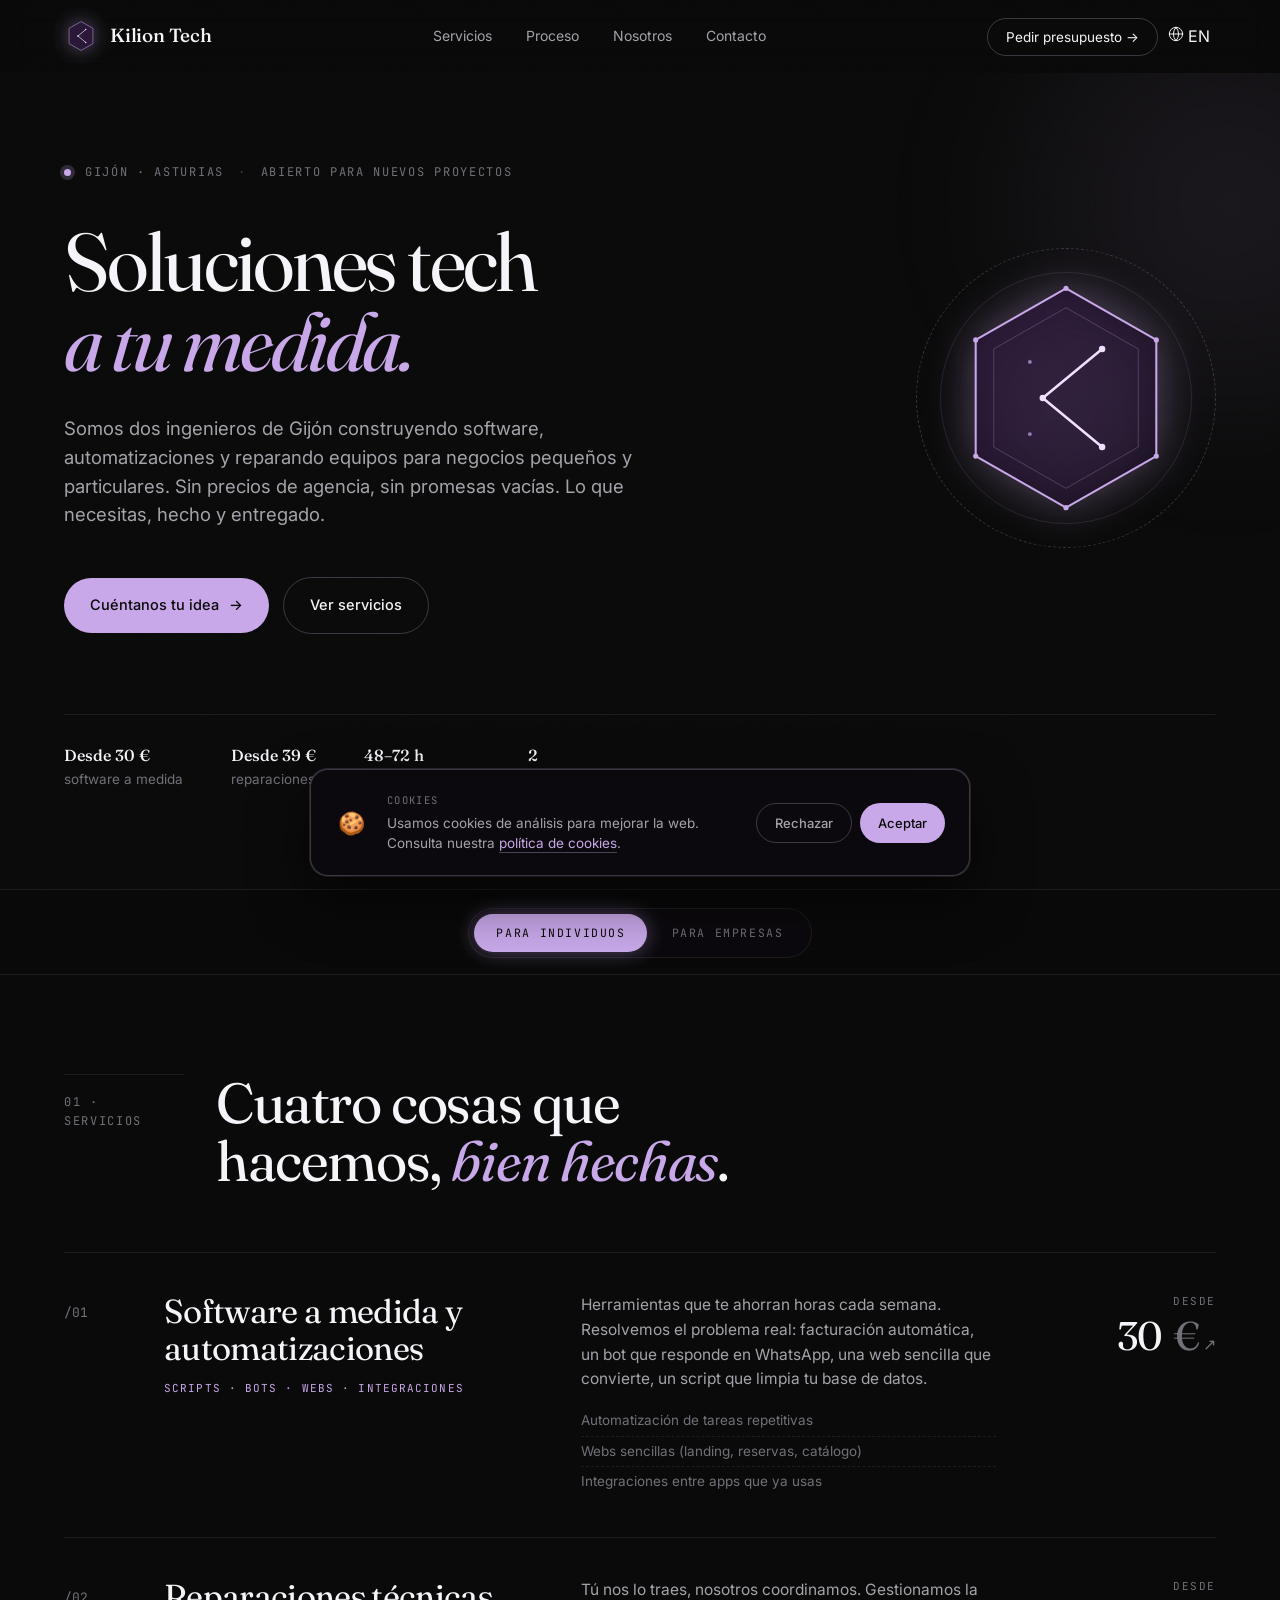
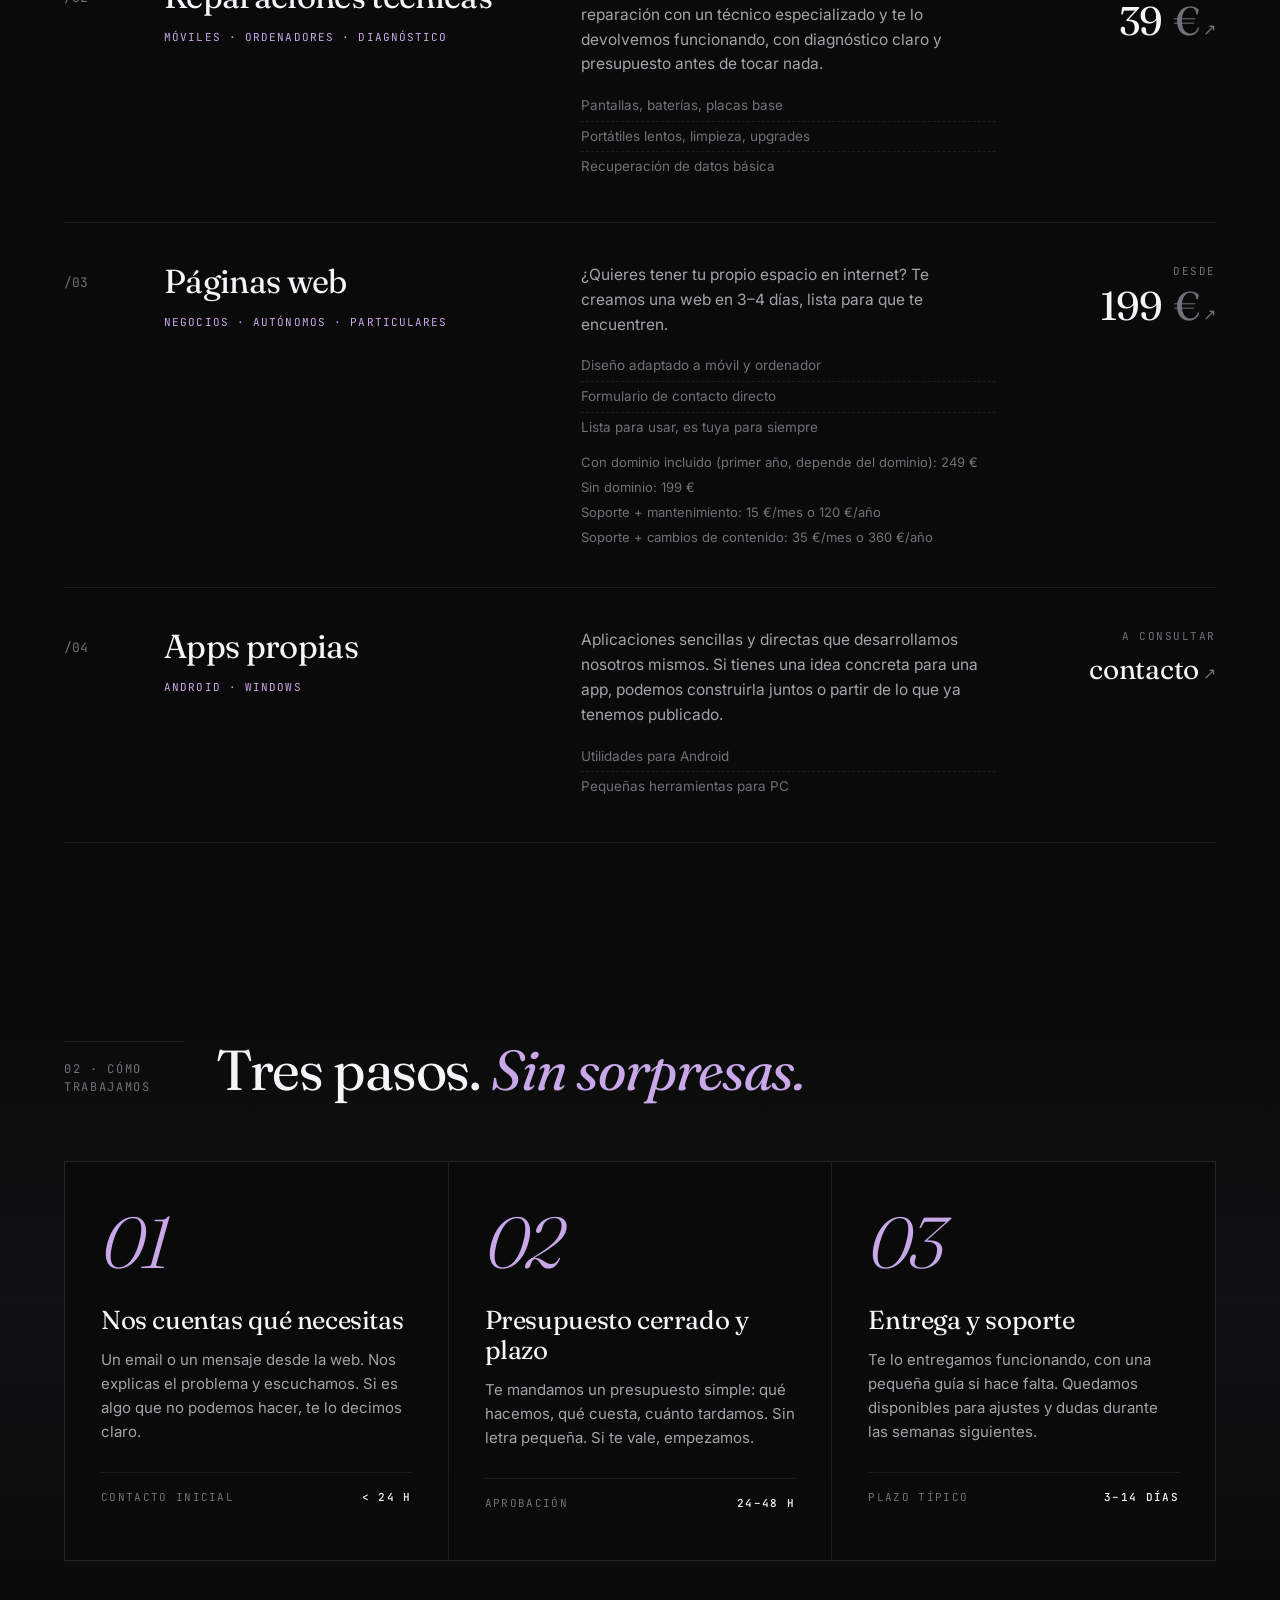
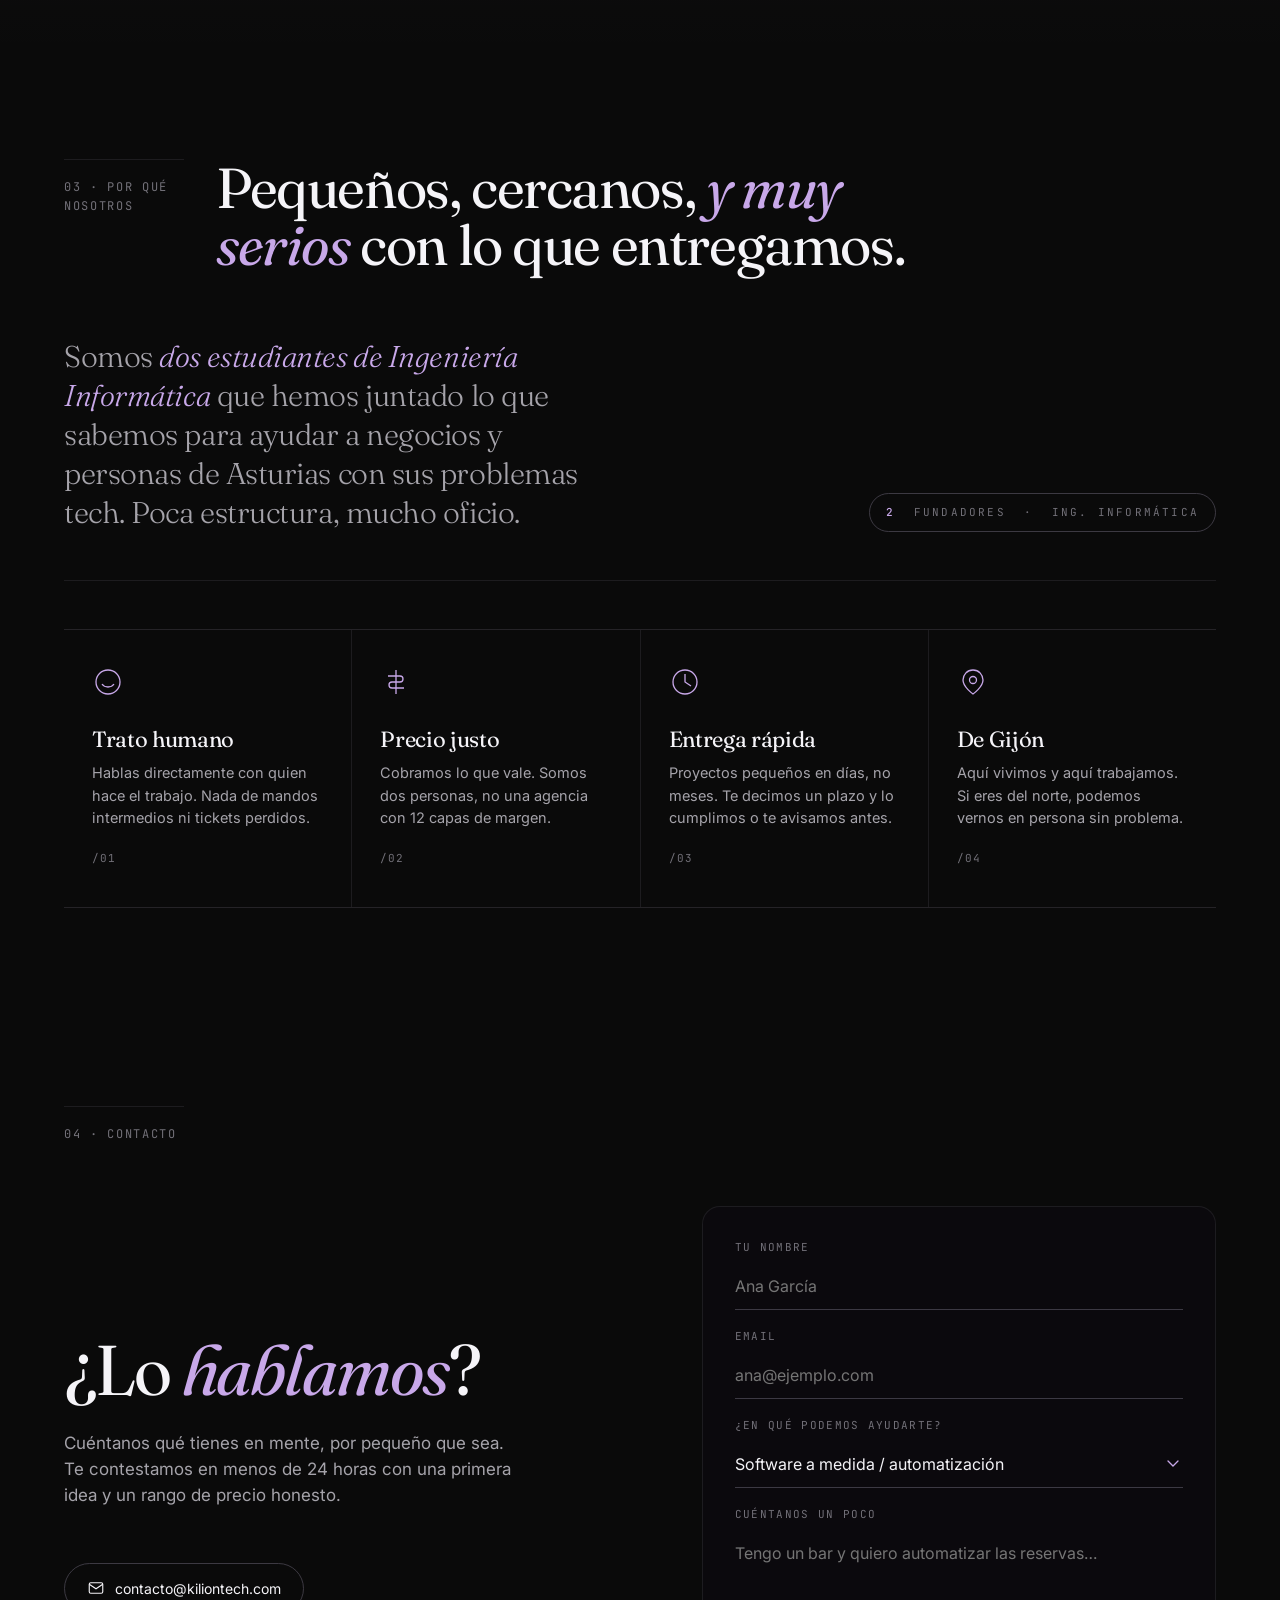
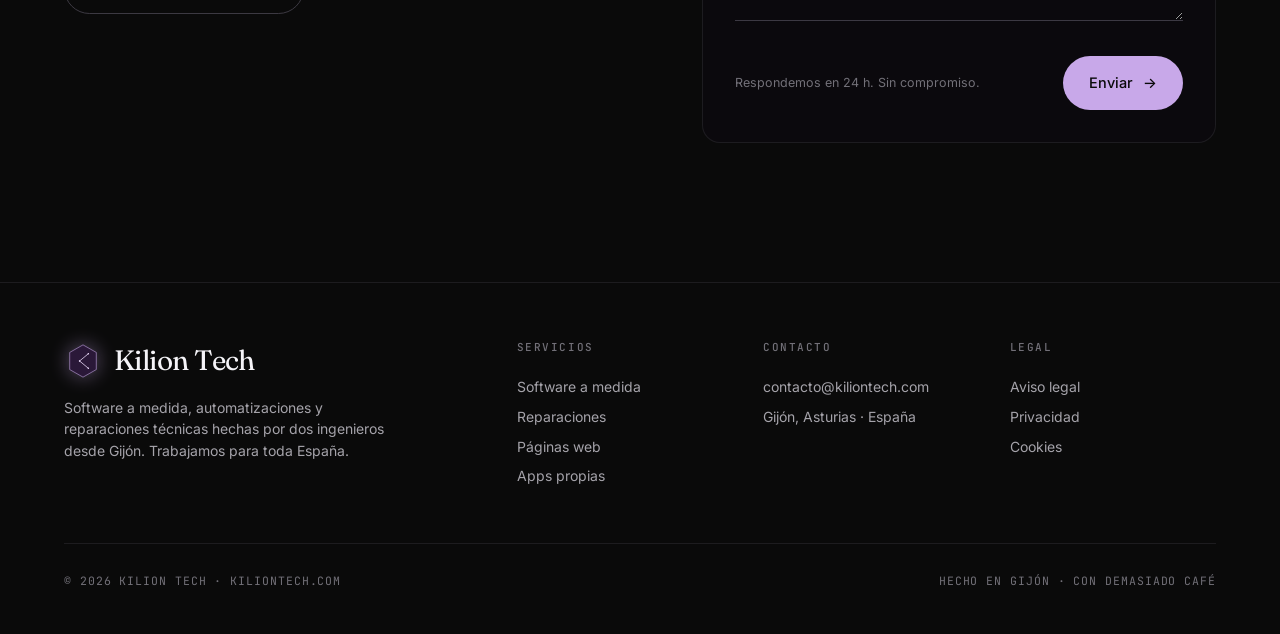
<file: index.html>
<!doctype html>
<html lang="es" id="htmlRoot">

<head>
  <!-- Google tag (gtag.js) + Consent Mode v2 -->
  <script async src="https://www.googletagmanager.com/gtag/js?id=G-586BW54S08"></script>
  <script>
    window.dataLayer = window.dataLayer || [];
    function gtag(){dataLayer.push(arguments);}
    gtag('consent', 'default', { analytics_storage: 'denied', ad_storage: 'denied', wait_for_update: 500 });
    gtag('js', new Date());
    gtag('config', 'G-586BW54S08');
  </script>
  <script src="assets/js/cookie-consent.js"></script>
  <meta charset="utf-8" />
  <meta name="viewport" content="width=device-width, initial-scale=1" />
  <title>Kilion Tech</title>
  <meta name="description"
    content="Dos ingenieros de Gijón construyendo software a medida, automatizaciones y apps. Reparaciones técnicas coordinadas. Sin precios de agencia." />
  <link rel="icon" href="favicon.ico" sizes="32x32">
  <link rel="icon" type="image/svg+xml" href="assets/favicon.svg">
  <link rel="icon" type="image/png" sizes="192x192" href="assets/favicon-192.png">
  <link rel="icon" type="image/png" sizes="32x32" href="assets/favicon-32.png">
  <link rel="icon" type="image/png" sizes="64x64" href="assets/favicon-64.png">
  <link rel="apple-touch-icon" href="assets/apple-touch-icon.png">
  <link rel="manifest" href="site.webmanifest">
  <meta name="theme-color" content="#0a0a0a">
  <link rel="preconnect" href="https://fonts.googleapis.com">
  <link rel="preconnect" href="https://fonts.gstatic.com" crossorigin>
  <link
    href="https://fonts.googleapis.com/css2?family=Fraunces:ital,opsz,wght@0,9..144,300;0,9..144,400;0,9..144,500;0,9..144,600;1,9..144,400&family=Inter:wght@300;400;500;600&family=JetBrains+Mono:wght@400;500&display=swap"
    rel="stylesheet">

  <link rel="stylesheet" href="assets/css/tokens.css?v=4">
  <link rel="stylesheet" href="assets/css/components.css?v=4">
  <link rel="stylesheet" href="assets/css/sections.css?v=4">

  <script>
    // Defaults are inline + wrapped in EDITMODE markers so host can rewrite on disk.
    window.TWEAK_DEFAULTS = /*EDITMODE-BEGIN*/{
      "accent": "#c8a8e9",
      "accentDeep": "#9b6fc4",
      "bg": "#0a0a0a",
      "heroVariant": "editorial",
      "showGrain": true
    }/*EDITMODE-END*/;
  </script>
</head>

<body>
  <div class="grain" id="grainLayer"></div>

  <nav class="nav" id="nav">
    <div class="wrap nav-inner">
      <a class="brand" href="#top" data-screen-label="01 Nav" aria-label="Kilion Tech">
        <span class="brand-mark" role="img" aria-label="Logo Kilion"></span>
        <span>Kilion Tech</span>
      </a>
      <div class="nav-links">
        <a href="#servicios" data-i18n="nav.services">Servicios</a>
        <a href="#proceso" data-i18n="nav.process">Proceso</a>
        <a href="#nosotros" data-i18n="nav.about">Nosotros</a>
        <a href="#contacto" data-i18n="nav.contact">Contacto</a>
      </div>

      <div class="nav-actions">
        <a href="#contacto" class="nav-cta" data-i18n="nav.cta">Pedir presupuesto →</a>

        <button type="button" class="lang-toggle" id="langToggle" aria-label="Switch language">
          <svg width="16" height="16" viewBox="0 0 24 24" fill="none" stroke="currentColor" stroke-width="1.5"
            stroke-linecap="round" stroke-linejoin="round">
            <circle cx="12" cy="12" r="10" />
            <path
              d="M2 12h20M12 2a15.3 15.3 0 0 1 4 10 15.3 15.3 0 0 1-4 10 15.3 15.3 0 0 1-4-10A15.3 15.3 0 0 1 12 2z" />
          </svg>
          <span id="langLabel">EN</span>
        </button>
      </div>
    </div>
  </nav>

  <main id="top">

    <!-- HERO -->
    <header class="hero" data-screen-label="02 Hero">
      <div class="wrap">
        <div class="hero-grid">
          <div class="hero-copy">
            <div class="hero-meta">
              <span class="dot"></span>
              <span data-i18n="hero.location">Gijón · Asturias</span>
              <span style="color: var(--line-strong)">·</span>
              <span data-i18n="hero.status">Abierto para nuevos proyectos</span>
            </div>
            <h1 class="hero-title">
              <span data-i18n="hero.title">Soluciones tech </span><span class="accent" data-i18n="hero.title.accent">a
                tu medida.</span>
            </h1>
            <p class="hero-sub" data-i18n="hero.sub">
              Somos dos ingenieros de Gijón construyendo software, automatizaciones y reparando equipos para negocios
              pequeños y particulares. Sin precios de agencia, sin promesas vacías. Lo que necesitas, hecho y entregado.
            </p>
            <div class="hero-cta-row">
              <a href="#contacto" class="btn btn-primary"><span data-i18n="hero.cta.primary">Cuéntanos tu idea</span>
                <span class="btn-arrow">→</span></a>
              <a href="#servicios" class="btn btn-ghost" data-i18n="hero.cta.ghost">Ver servicios</a>
            </div>
          </div>

          <div class="hero-logo" aria-hidden="true">
            <div class="hero-logo-ring"></div>
            <div class="hero-logo-ring inner"></div>
            <svg viewBox="0 0 200 200" xmlns="http://www.w3.org/2000/svg">
              <defs>
                <linearGradient id="hexFill" x1="0" y1="0" x2="1" y2="1">
                  <stop offset="0%" stop-color="#2a1838" stop-opacity="0.85" />
                  <stop offset="100%" stop-color="#1a0e24" stop-opacity="0.7" />
                </linearGradient>
              </defs>
              <polygon points="100,15 170,55 170,145 100,185 30,145 30,55" fill="url(#hexFill)" stroke="#c8a8e9"
                stroke-width="1.6" stroke-linejoin="round" />
              <polygon points="100,30 156,62 156,138 100,170 44,138 44,62" fill="none" stroke="#c8a8e9"
                stroke-width="0.6" stroke-opacity="0.35" stroke-linejoin="round" />
              <circle cx="100" cy="15" r="2" fill="#c8a8e9" />
              <circle cx="170" cy="55" r="2" fill="#c8a8e9" />
              <circle cx="170" cy="145" r="2" fill="#c8a8e9" />
              <circle cx="100" cy="185" r="2" fill="#c8a8e9" />
              <circle cx="30" cy="145" r="2" fill="#c8a8e9" />
              <circle cx="30" cy="55" r="2" fill="#c8a8e9" />
              <line x1="128" y1="62" x2="82" y2="100" stroke="#f0e0ff" stroke-width="2" stroke-linecap="round" />
              <line x1="82" y1="100" x2="128" y2="138" stroke="#f0e0ff" stroke-width="2" stroke-linecap="round" />
              <circle cx="128" cy="62" r="2.5" fill="#f0e0ff" />
              <circle cx="82" cy="100" r="2.5" fill="#f0e0ff" />
              <circle cx="128" cy="138" r="2.5" fill="#f0e0ff" />
              <circle cx="72" cy="72" r="1.5" fill="#c8a8e9" fill-opacity="0.7" />
              <circle cx="72" cy="128" r="1.5" fill="#c8a8e9" fill-opacity="0.7" />
            </svg>
          </div>
        </div>

        <div class="hero-footer">
          <div><strong data-i18n="hero.stat1.strong">Desde 30 €</strong><span data-i18n="hero.stat1.label">software a
              medida</span></div>
          <div><strong data-i18n="hero.stat2.strong">Desde 39 €</strong><span
              data-i18n="hero.stat2.label">reparaciones</span></div>
          <div><strong data-i18n="hero.stat3.strong">48–72 h</strong><span data-i18n="hero.stat3.label">primera
              respuesta</span></div>
          <div><strong data-i18n="hero.stat4.strong">2</strong><span data-i18n="hero.stat4.label">ingenieros
              detrás</span></div>
        </div>
      </div>
    </header>

    <!-- AUDIENCE TOGGLE (sticky above the audience-specific blocks) -->
    <div class="audience-sticky" data-screen-label="01b Audiencia">
      <div class="wrap audience-bar">
        <div class="audience-toggle" role="tablist" aria-label="Tipo de cliente">
          <span class="pill" id="audiencePill" aria-hidden="true"></span>
          <button type="button" role="tab" data-audience="individuals" aria-pressed="true"
            data-i18n="aud.individuals">Para individuos</button>
          <button type="button" role="tab" data-audience="companies" aria-pressed="false" data-i18n="aud.companies">Para
            empresas</button>
        </div>
      </div>
    </div>

    <!-- SERVICIOS (individuos) -->
    <section class="block" id="servicios" data-audience-only="individuals" data-screen-label="03 Servicios">
      <div class="wrap">
        <div class="section-head">
          <div class="section-num" data-i18n="srv.section">01 · Servicios</div>
          <h2 data-i18n="srv.heading">Tres cosas que hacemos, <em>bien hechas</em>.</h2>
        </div>

        <div class="services">

          <a href="#contacto" class="service">
            <div class="service-idx">/01</div>
            <div>
              <h3 class="service-title" data-i18n="srv1.title">Software a medida y automatizaciones</h3>
              <div class="service-tag" data-i18n="srv1.tag">scripts · bots · webs · integraciones</div>
            </div>
            <div class="service-desc">
              <span data-i18n="srv1.desc">Herramientas que te ahorran horas cada semana. Resolvemos el problema real:
                facturación automática, un bot
                que responde en WhatsApp, una web sencilla que convierte, un script que limpia tu base de datos.</span>
              <ul>
                <li data-i18n="srv1.li1">Automatización de tareas repetitivas</li>
                <li data-i18n="srv1.li2">Webs sencillas (landing, reservas, catálogo)</li>
                <li data-i18n="srv1.li3">Integraciones entre apps que ya usas</li>
              </ul>
            </div>
            <div class="service-price">
              <span class="from" data-i18n="srv1.from">Desde</span>
              <span class="amt">30<span class="eur"> €</span></span>
              <span class="service-arrow">↗</span>
            </div>
          </a>

          <a href="#contacto" class="service">
            <div class="service-idx">/02</div>
            <div>
              <h3 class="service-title" data-i18n="srv2.title">Reparaciones técnicas</h3>
              <div class="service-tag" data-i18n="srv2.tag">móviles · ordenadores · diagnóstico</div>
            </div>
            <div class="service-desc">
              <span data-i18n="srv2.desc">Tú nos lo traes, nosotros coordinamos. Gestionamos la reparación con un
                técnico especializado y te lo
                devolvemos funcionando, con diagnóstico claro y presupuesto antes de tocar nada.</span>
              <ul>
                <li data-i18n="srv2.li1">Pantallas, baterías, placas base</li>
                <li data-i18n="srv2.li2">Portátiles lentos, limpieza, upgrades</li>
                <li data-i18n="srv2.li3">Recuperación de datos básica</li>
              </ul>
            </div>
            <div class="service-price">
              <span class="from" data-i18n="srv2.from">Desde</span>
              <span class="amt">39<span class="eur"> €</span></span>
              <span class="service-arrow">↗</span>
            </div>
          </a>

          <a href="#contacto" class="service">
            <div class="service-idx">/03</div>
            <div>
              <h3 class="service-title" data-i18n="srvW.title">Páginas web</h3>
              <div class="service-tag" data-i18n="srvW.tag">negocios · autónomos · particulares</div>
            </div>
            <div class="service-desc">
              <span data-i18n="srvW.desc">¿Quieres tener tu propio espacio en internet? Te creamos una web en 3–4 días, lista para que te encuentren.</span>
              <ul>
                <li data-i18n="srvW.li1">Diseño adaptado a móvil y ordenador</li>
                <li data-i18n="srvW.li2">Formulario de contacto directo</li>
                <li data-i18n="srvW.li3">Lista para usar, es tuya para siempre</li>
              </ul>
              <p style="margin: 10px 0 0; font-size: 13px; color: var(--fg-mute);" data-i18n="srvW.note">Con dominio incluido (primer año, depende del dominio): 249 €</p>
              <p style="margin: 4px 0 0; font-size: 13px; color: var(--fg-mute);" data-i18n="srvW.note2">Sin dominio: 199 €</p>
              <p style="margin: 4px 0 0; font-size: 13px; color: var(--fg-mute);" data-i18n="srvW.maint">Soporte + mantenimiento: 15 €/mes o 120 €/año</p>
              <p style="margin: 4px 0 0; font-size: 13px; color: var(--fg-mute);" data-i18n="srvW.maint2">Soporte + cambios de contenido: 35 €/mes o 360 €/año</p>
            </div>
            <div class="service-price">
              <span class="from" data-i18n="srvW.from">Desde</span>
              <span class="amt">199<span class="eur"> €</span></span>
              <span class="service-arrow">↗</span>
            </div>
          </a>

          <a href="#contacto" class="service">
            <div class="service-idx">/04</div>
            <div>
              <h3 class="service-title" data-i18n="srv3.title">Apps propias</h3>
              <div class="service-tag" data-i18n="srv3.tag">android · windows</div>
            </div>
            <div class="service-desc">
              <span data-i18n="srv3.desc">Aplicaciones sencillas y directas que desarrollamos nosotros mismos. Si tienes
                una idea concreta para una
                app, podemos construirla juntos o partir de lo que ya tenemos publicado.</span>
              <ul>
                <li data-i18n="srv3.li1">Utilidades para Android</li>
                <li data-i18n="srv3.li2">Pequeñas herramientas para PC</li>
              </ul>
            </div>
            <div class="service-price">
              <span class="from" data-i18n="srv3.consult">A consultar</span>
              <span class="amt" style="font-size: 28px; letter-spacing: -0.01em;"
                data-i18n="srv3.contact">contacto</span>
              <span class="service-arrow">↗</span>
            </div>
          </a>

        </div>
      </div>
    </section>

    <!-- EMPRESAS: CTA panel -->
    <section class="block" id="empresas" data-audience-only="companies" data-screen-label="03b Empresas"
      style="padding-block: clamp(40px, 6vh, 80px);">
      <div class="wrap">
        <div class="section-head">
          <div class="section-num" data-i18n="biz.section">01 · Para empresas</div>
          <h2 data-i18n="biz.heading">Cada empresa es distinta. <em>Cuéntanos</em> la tuya.</h2>
        </div>

        <div class="companies-panel">
          <div>
            <div class="kicker" data-i18n="biz.kicker">Proyectos a medida</div>
            <h3 data-i18n="biz.h3">Nada de paquetes cerrados: <em>hablamos</em> y lo hacemos.</h3>
            <p data-i18n="biz.p1">Para empresas no tiene sentido listar precios de catálogo: cada caso pide un análisis
              propio. Nos cuentas
              qué necesitas —un proceso que automatizar, una herramienta interna, una integración entre sistemas— y
              después de escucharte te mandamos una propuesta clara con alcance, plazo y precio cerrado.</p>
            <p data-i18n="biz.p2">Sin comerciales, sin presentaciones infladas y sin ataduras: si la propuesta no
              encaja, no pasa nada.</p>
            <div class="cta-row">
              <a href="#contacto" class="btn btn-primary"><span data-i18n="biz.cta.primary">Cuéntanos tu proyecto</span>
                <span class="btn-arrow">→</span></a>
              <a href="mailto:contacto@kiliontech.com" class="btn btn-ghost">contacto@kiliontech.com</a>
            </div>
          </div>

          <div class="bullets">
            <h4 data-i18n="biz.bullets.title">Cómo solemos trabajar</h4>
            <ul>
              <li><span data-i18n="biz.b1"><b>Llamada inicial</b> de 20–30 min para entender el problema real, sin
                  compromiso.</span></li>
              <li><span data-i18n="biz.b2"><b>Propuesta por escrito</b> con alcance, hitos, plazo y precio
                  cerrado.</span></li>
              <li><span data-i18n="biz.b3"><b>Desarrollo iterativo</b>: te mostramos avances semanales, no
                  desaparecemos.</span></li>
              <li><span data-i18n="biz.b4"><b>Entrega y documentación</b> — el código es tuyo, sin dependencias
                  ocultas.</span></li>
              <li><span data-i18n="biz.b5"><b>Soporte posterior</b> acordado según lo que necesitéis, no por
                  defecto.</span></li>
            </ul>
          </div>
        </div>
      </div>
    </section>

    <!-- PROCESO -->
    <section class="block" id="proceso"
      style="background: linear-gradient(180deg, transparent, color-mix(in oklch, var(--accent) 4%, transparent), transparent);"
      data-screen-label="04 Proceso">
      <div class="wrap">
        <div class="section-head">
          <div class="section-num" data-i18n="proc.section">02 · Cómo trabajamos</div>
          <h2 data-i18n="proc.heading">Tres pasos. <em>Sin sorpresas.</em></h2>
        </div>

        <div class="process">
          <div class="step">
            <div class="step-num">01</div>
            <h3 class="step-title" data-i18n="proc1.title">Nos cuentas qué necesitas</h3>
            <p class="step-body" data-i18n="proc1.body">Un email o un mensaje desde la web. Nos explicas el problema y
              escuchamos. Si es algo
              que no podemos hacer, te lo decimos claro.</p>
            <div class="step-time"><span data-i18n="proc1.label">Contacto inicial</span><b data-i18n="proc1.time">&lt;
                24 h</b></div>
          </div>
          <div class="step">
            <div class="step-num">02</div>
            <h3 class="step-title" data-i18n="proc2.title">Presupuesto cerrado y plazo</h3>
            <p class="step-body" data-i18n="proc2.body">Te mandamos un presupuesto simple: qué hacemos, qué cuesta,
              cuánto tardamos. Sin letra
              pequeña. Si te vale, empezamos.</p>
            <div class="step-time"><span data-i18n="proc2.label">Aprobación</span><b data-i18n="proc2.time">24–48 h</b>
            </div>
          </div>
          <div class="step">
            <div class="step-num">03</div>
            <h3 class="step-title" data-i18n="proc3.title">Entrega y soporte</h3>
            <p class="step-body" data-i18n="proc3.body">Te lo entregamos funcionando, con una pequeña guía si hace
              falta. Quedamos disponibles
              para ajustes y dudas durante las semanas siguientes.</p>
            <div class="step-time"><span data-i18n="proc3.label">Plazo típico</span><b data-i18n="proc3.time">3–14
                días</b></div>
          </div>
        </div>
      </div>
    </section>

    <!-- POR QUÉ NOSOTROS -->
    <section class="block" id="nosotros" data-screen-label="05 Por qué nosotros">
      <div class="wrap">
        <div class="section-head">
          <div class="section-num" data-i18n="about.section">03 · Por qué nosotros</div>
          <h2 data-i18n="about.heading">Pequeños, cercanos, <em>y muy serios</em> con lo que entregamos.</h2>
        </div>

        <div class="founders-intro">
          <p data-i18n="about.intro">Somos <em>dos estudiantes de Ingeniería Informática</em> que hemos juntado lo que
            sabemos para ayudar a
            negocios y personas de Asturias con sus problemas tech. Poca estructura, mucho oficio.</p>
          <span class="badge" data-i18n="about.badge"><b>2</b> &nbsp;fundadores &nbsp;·&nbsp; Ing. Informática</span>
        </div>

        <div class="why-grid">
          <div class="why">
            <svg class="why-icon" viewBox="0 0 32 32" fill="none" stroke="currentColor" stroke-width="1.3">
              <circle cx="16" cy="16" r="12" />
              <path d="M10 18s2 3 6 3 6-3 6-3M12 13h.01M20 13h.01" />
            </svg>
            <h3 class="why-title" data-i18n="why1.title">Trato humano</h3>
            <p class="why-body" data-i18n="why1.body">Hablas directamente con quien hace el trabajo. Nada de mandos
              intermedios ni tickets
              perdidos.</p>
            <div class="why-kbd">/01</div>
          </div>
          <div class="why">
            <svg class="why-icon" viewBox="0 0 32 32" fill="none" stroke="currentColor" stroke-width="1.3">
              <path d="M16 4v24M8 10h12c2 0 3 1 3 3s-1 3-3 3H12c-2 0-3 1-3 3s1 3 3 3h12" />
            </svg>
            <h3 class="why-title" data-i18n="why2.title">Precio justo</h3>
            <p class="why-body" data-i18n="why2.body">Cobramos lo que vale. Somos dos personas, no una agencia con 12
              capas de margen.</p>
            <div class="why-kbd">/02</div>
          </div>
          <div class="why">
            <svg class="why-icon" viewBox="0 0 32 32" fill="none" stroke="currentColor" stroke-width="1.3">
              <circle cx="16" cy="16" r="12" />
              <path d="M16 8v8l6 4" />
            </svg>
            <h3 class="why-title" data-i18n="why3.title">Entrega rápida</h3>
            <p class="why-body" data-i18n="why3.body">Proyectos pequeños en días, no meses. Te decimos un plazo y lo
              cumplimos o te avisamos
              antes.</p>
            <div class="why-kbd">/03</div>
          </div>
          <div class="why">
            <svg class="why-icon" viewBox="0 0 32 32" fill="none" stroke="currentColor" stroke-width="1.3">
              <path d="M16 4C10 4 6 9 6 14c0 7 10 14 10 14s10-7 10-14c0-5-4-10-10-10z" />
              <circle cx="16" cy="14" r="3.5" />
            </svg>
            <h3 class="why-title" data-i18n="why4.title">De Gijón</h3>
            <p class="why-body" data-i18n="why4.body">Aquí vivimos y aquí trabajamos. Si eres del norte, podemos vernos
              en persona sin
              problema.</p>
            <div class="why-kbd">/04</div>
          </div>
        </div>
      </div>
    </section>

    <!-- CONTACTO -->
    <section class="block" id="contacto" data-screen-label="06 Contacto">
      <div class="wrap">
        <div class="section-head">
          <div class="section-num" data-i18n="contact.section">04 · Contacto</div>
          <h2 style="opacity:0; position:absolute">Contacto</h2>
        </div>

        <div class="contact-wrap">
          <div>
            <h2 class="contact-big" data-i18n="contact.big">¿Lo <em>hablamos</em>?</h2>
            <p class="contact-lead" data-i18n="contact.lead">Cuéntanos qué tienes en mente, por pequeño que sea. Te
              contestamos en menos de 24
              horas con una primera idea y un rango de precio honesto.</p>

            <a href="mailto:contacto@kiliontech.com" class="wa-btn">
              <svg width="18" height="18" viewBox="0 0 24 24" fill="none" stroke="currentColor" stroke-width="1.5">
                <rect x="3" y="5" width="18" height="14" rx="2" />
                <path d="m3 7 9 6 9-6" />
              </svg>
              contacto@kiliontech.com
            </a>
          </div>

          <form class="contact-card" id="contactForm">
            <input type="hidden" name="_captcha" value="false">
            <input type="hidden" name="_subject" value="Nuevo mensaje desde kiliontech.com">
            <input type="hidden" name="_template" value="table">
            <input type="text" name="_honey" style="display:none">
            <div class="field">
              <label for="name" data-i18n="form.name">Tu nombre</label>
              <input id="name" name="name" required placeholder="Ana García" data-i18n="form.name.ph"
                data-i18n-attr="placeholder" />
            </div>
            <div class="field">
              <label for="email" data-i18n="form.email">Email</label>
              <input id="email" name="email" type="email" required placeholder="ana@ejemplo.com"
                data-i18n="form.email.ph" data-i18n-attr="placeholder" />
            </div>
            <div class="field">
              <label for="topic" data-i18n="form.topic">¿En qué podemos ayudarte?</label>
              <select id="topic" name="topic">
                <option data-i18n="form.topic.o1">Software a medida / automatización</option>
                <option data-i18n="form.topic.o2">Reparación técnica</option>
                <option data-i18n="form.topic.o3">Página web</option>
                <option data-i18n="form.topic.o4">App propia / idea nueva</option>
                <option data-i18n="form.topic.o5">Otra cosa</option>
              </select>
            </div>
            <div class="field">
              <label for="msg" data-i18n="form.msg">Cuéntanos un poco</label>
              <textarea id="msg" name="msg" placeholder="Tengo un bar y quiero automatizar las reservas…"
                data-i18n="form.msg.ph" data-i18n-attr="placeholder"></textarea>
            </div>
            <div class="submit-row">
              <small data-i18n="form.disclaimer">Respondemos en 24 h. Sin compromiso.</small>
              <button type="submit" class="btn btn-primary"><span data-i18n="form.submit">Enviar</span> <span
                  class="btn-arrow">→</span></button>
            </div>
            <div class="send-success" id="sent" data-i18n="form.success">Gracias — hemos recibido tu mensaje. Te
              contestamos en menos de 24 h.
            </div>
            <div class="send-error" id="sendError"><span data-i18n="form.error">Hubo un error al enviar. Puedes
                escribirnos directamente a</span> <a href="mailto:contacto@kiliontech.com">contacto@kiliontech.com</a>.
            </div>
          </form>
        </div>
      </div>
    </section>

  </main>

  <footer class="site-foot" data-screen-label="07 Footer">
    <div class="wrap">
      <div class="foot-grid">
        <div>
          <div class="foot-brand"><span class="brand-mark" role="img" aria-label="Logo Kilion"></span> Kilion Tech</div>
          <p class="foot-tag" data-i18n="foot.tagline">Software a medida, automatizaciones y reparaciones técnicas
            hechas por dos ingenieros
            desde Gijón. Trabajamos para toda España.</p>
        </div>
        <div class="foot-col">
          <h5 data-i18n="foot.h.services">Servicios</h5>
          <a href="#servicios" data-i18n="foot.custom">Software a medida</a>
          <a href="#servicios" data-i18n="foot.repairs">Reparaciones</a>
          <a href="#servicios" data-i18n="foot.webs">Páginas web</a>
          <a href="#servicios" data-i18n="foot.apps">Apps propias</a>
        </div>
        <div class="foot-col">
          <h5 data-i18n="foot.h.contact">Contacto</h5>
          <a href="mailto:contacto@kiliontech.com">contacto@kiliontech.com</a>
          <p data-i18n="foot.location">Gijón, Asturias · España</p>
        </div>
        <div class="foot-col">
          <h5 data-i18n="foot.h.legal">Legal</h5>
          <a href="legal/aviso-legal.html" data-i18n="foot.legal.notice">Aviso legal</a>
          <a href="legal/privacidad.html" data-i18n="foot.legal.priv">Privacidad</a>
          <a href="legal/cookies.html" data-i18n="foot.legal.cookies">Cookies</a>
        </div>
      </div>
      <div class="foot-bottom">
        <span data-i18n="foot.copy">© 2026 Kilion Tech · kiliontech.com</span>
        <span data-i18n="foot.made">Hecho en Gijón · con demasiado café</span>
      </div>
    </div>
  </footer>

  <!-- Tweaks panel -->
  <div id="tweaks" role="dialog" aria-label="Tweaks">
    <h4>Tweaks</h4>
    <div class="tweak-row">
      <label data-i18n="tweak.accent">Acento</label>
      <div class="swatch-row" id="accentSwatches">
        <div class="swatch" data-accent="#c8a8e9" data-deep="#9b6fc4" style="background:#c8a8e9"></div>
        <div class="swatch" data-accent="#b88fd6" data-deep="#7a4fb0" style="background:#b88fd6"></div>
        <div class="swatch" data-accent="#e0b8f0" data-deep="#a478c8" style="background:#e0b8f0"></div>
        <div class="swatch" data-accent="#d4a0e8" data-deep="#8858a8" style="background:#d4a0e8"></div>
      </div>
    </div>
    <div class="tweak-row">
      <label data-i18n="tweak.grain">Grano</label>
      <input type="checkbox" id="grainToggle" checked />
    </div>
    <div class="tweak-row">
      <label data-i18n="tweak.bg">Fondo</label>
      <div class="swatch-row">
        <div class="swatch" data-bg="#0a0a0a" style="background:#0a0a0a"></div>
        <div class="swatch" data-bg="#0d0810" style="background:#0d0810"></div>
        <div class="swatch" data-bg="#000000" style="background:#000000"></div>
      </div>
    </div>
  </div>

  <script src="assets/js/i18n.js?v=1"></script>
  <script src="assets/js/main.js?v=4"></script>
  <script>window.KT_I18N.init();</script>
</body>

</html>
</file>
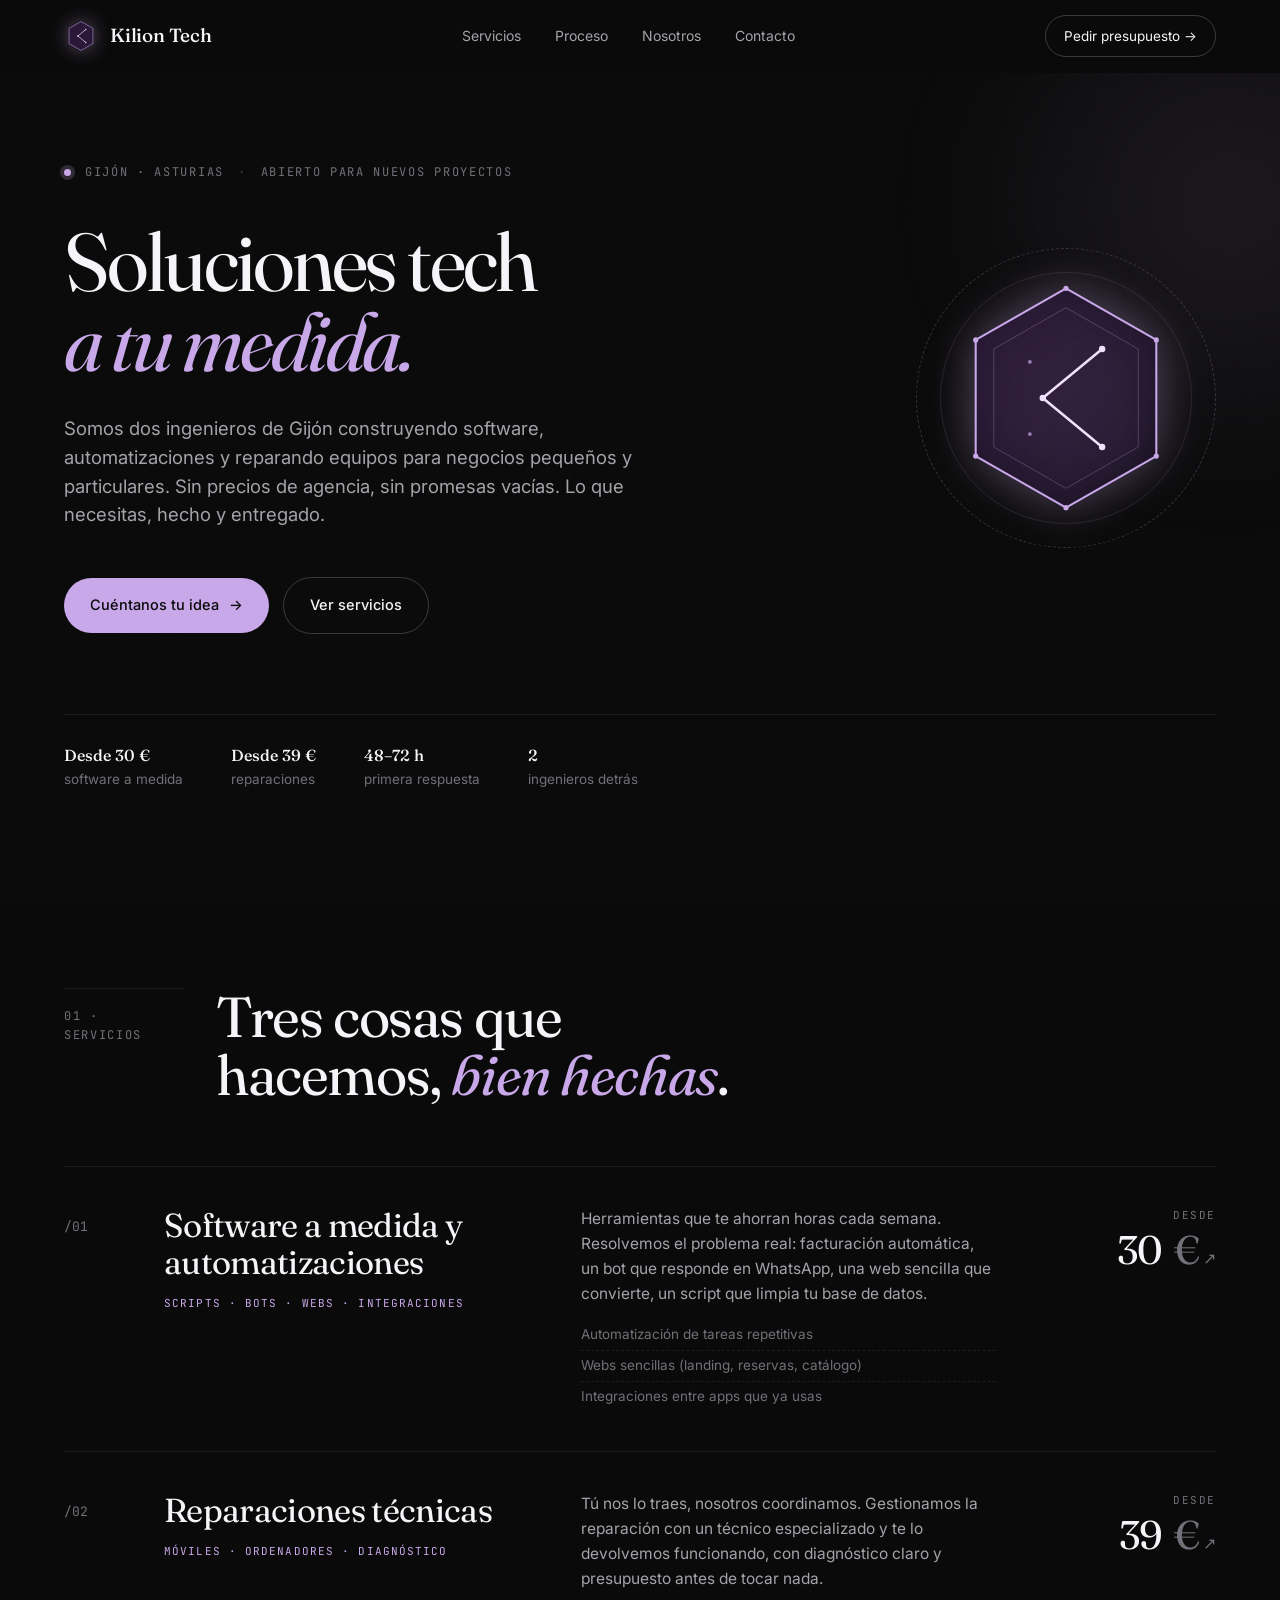
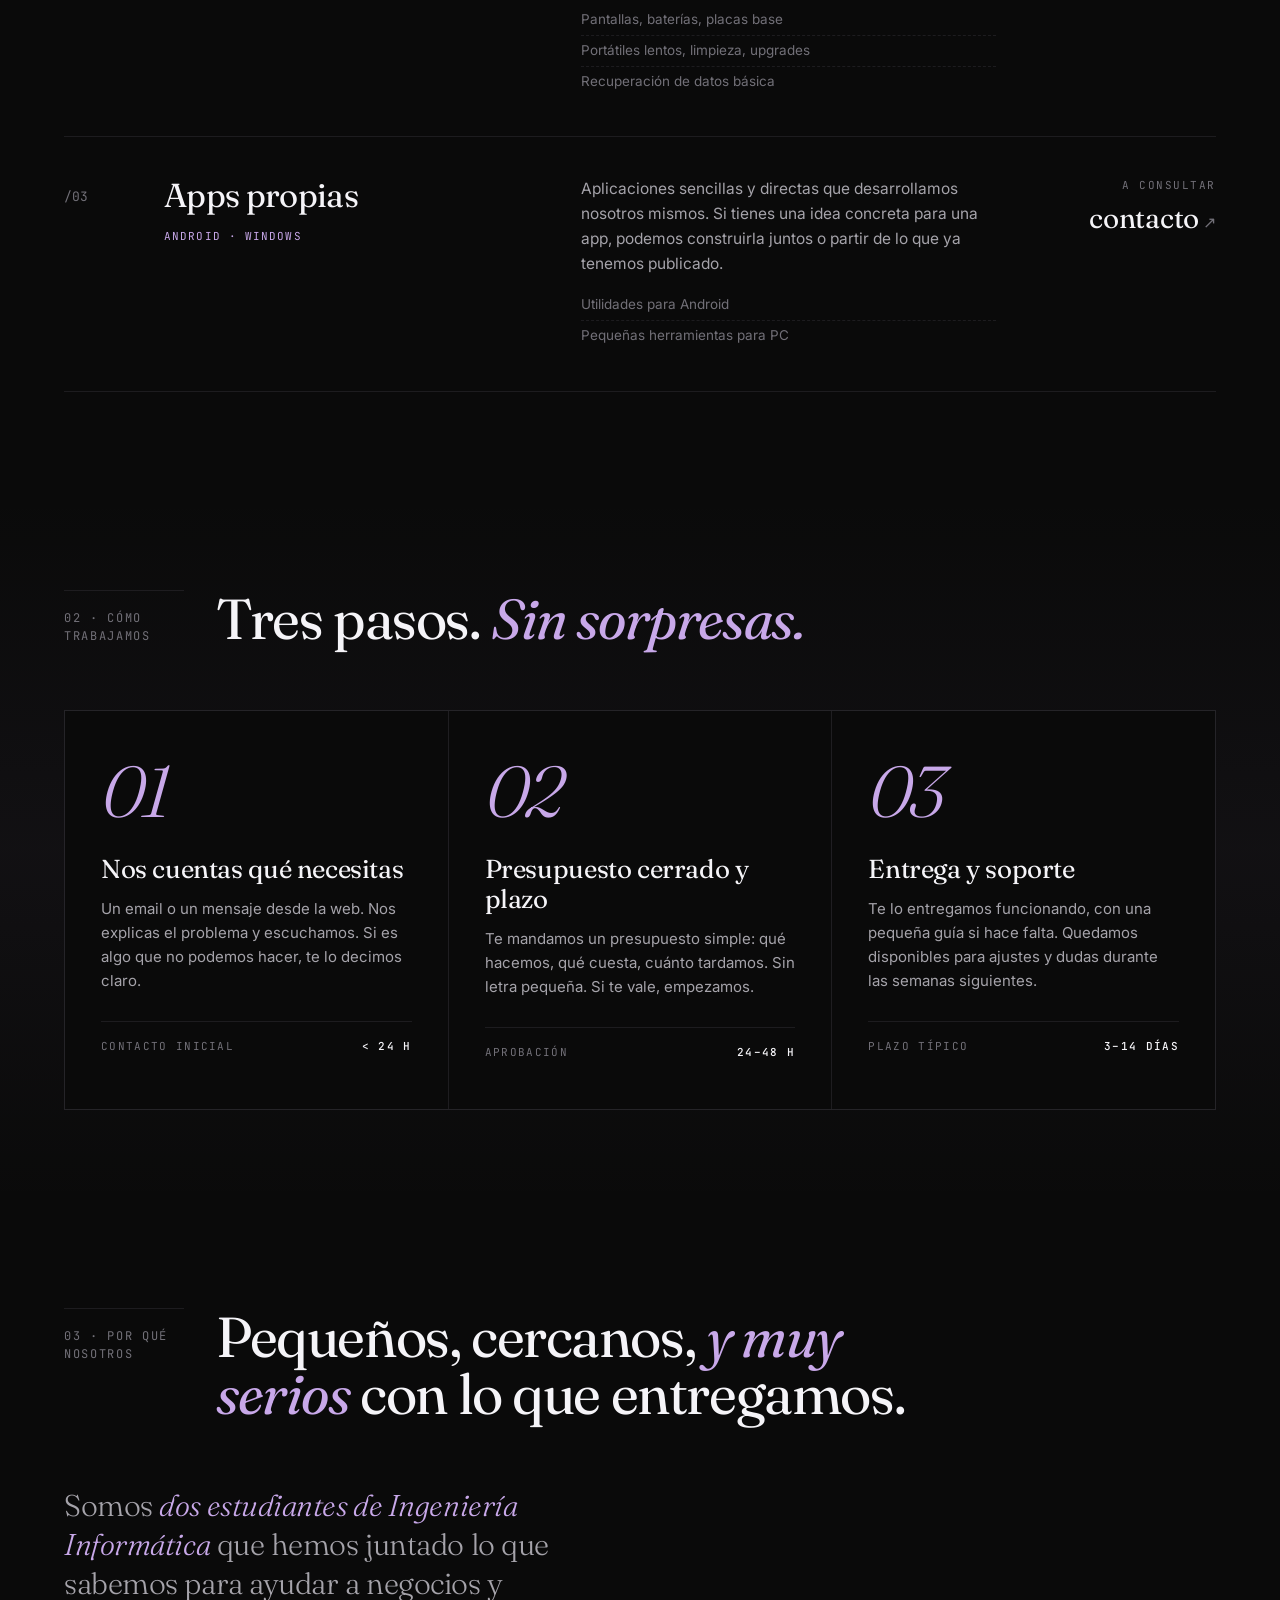
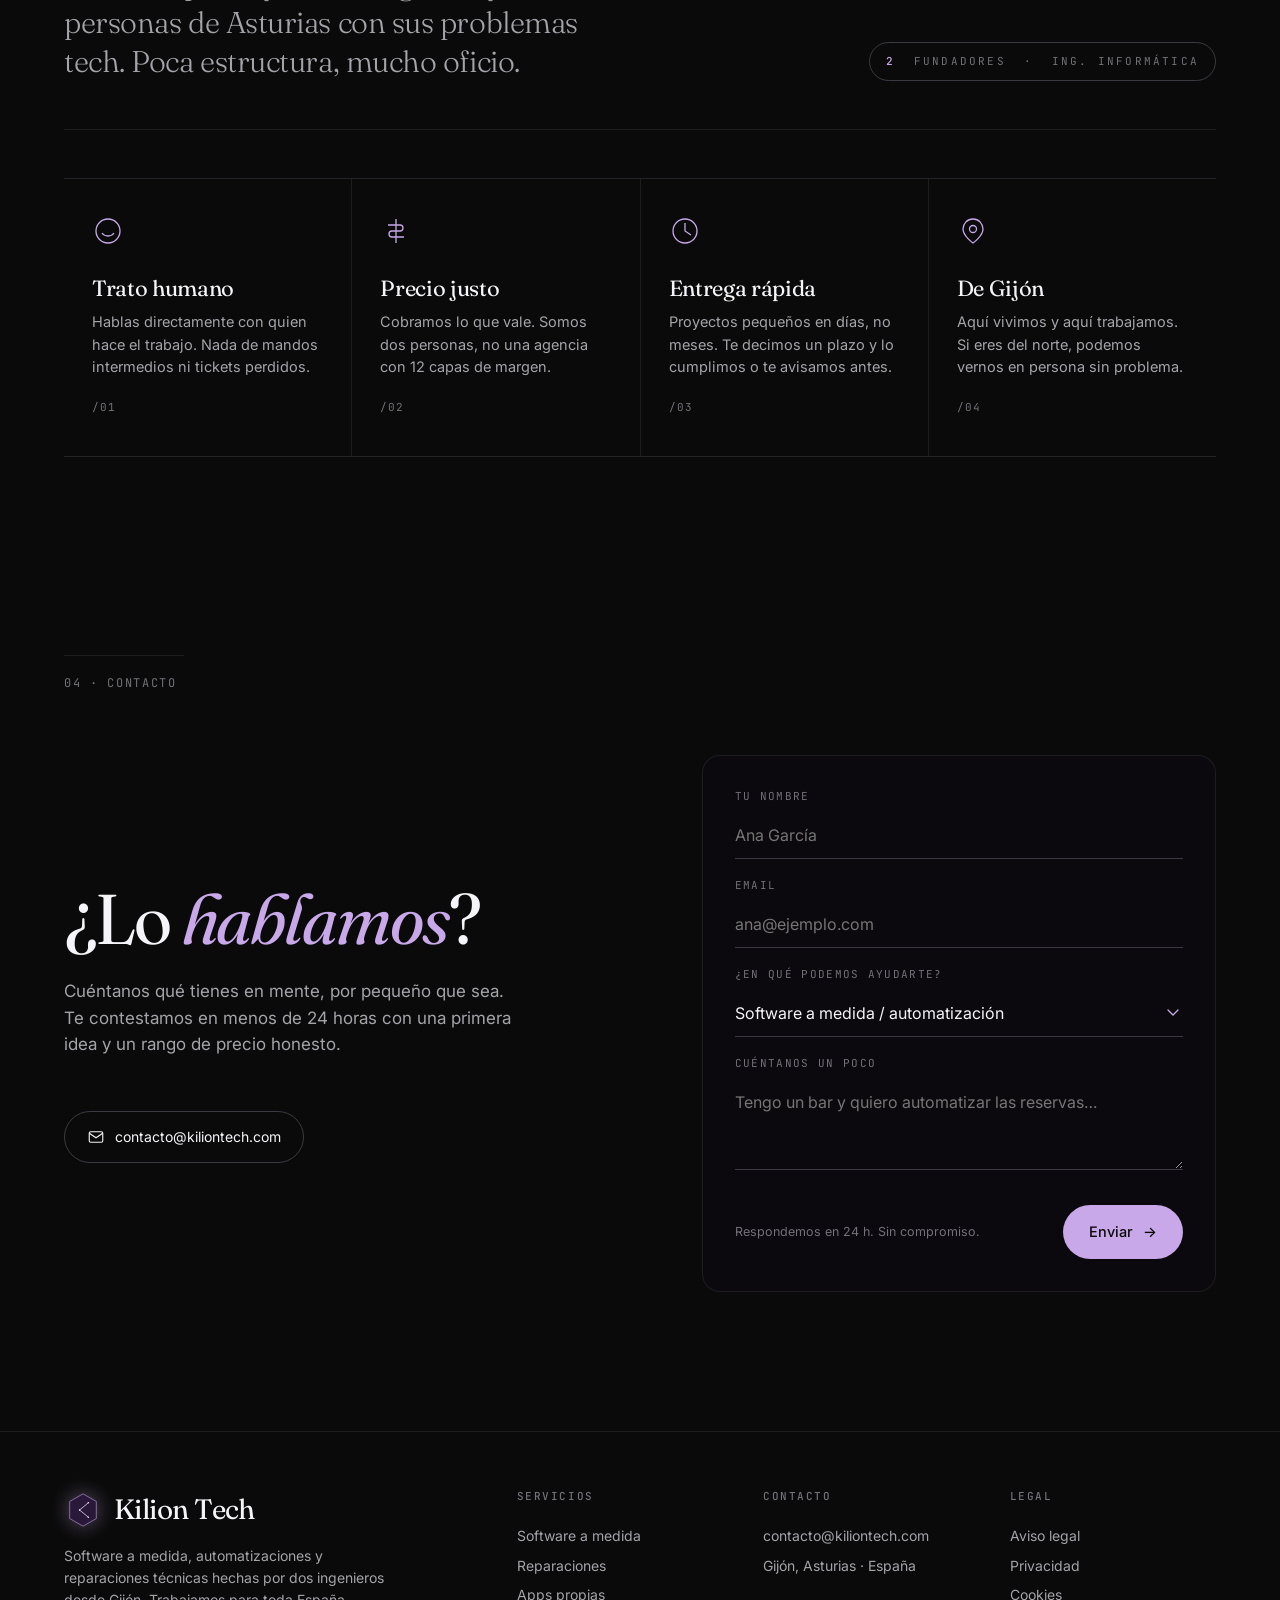
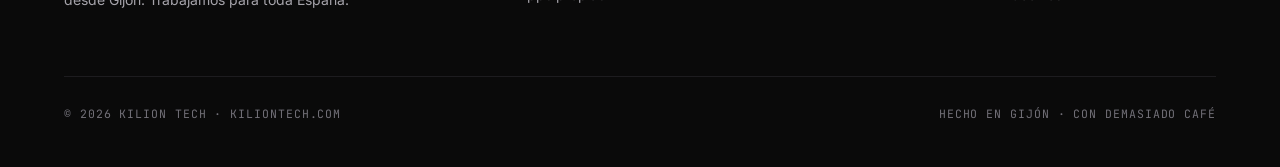
<file: Kilion Tech.html>
<!doctype html>
<html lang="es">
<head>
<meta charset="utf-8" />
<meta name="viewport" content="width=device-width, initial-scale=1" />
<title>Kilion Tech — Software, automatizaciones y reparaciones en Gijón</title>
<meta name="description" content="Dos ingenieros de Gijón construyendo software a medida, automatizaciones y apps. Reparaciones técnicas coordinadas. Sin precios de agencia." />
<link rel="preconnect" href="https://fonts.googleapis.com">
<link rel="preconnect" href="https://fonts.gstatic.com" crossorigin>
<link href="https://fonts.googleapis.com/css2?family=Fraunces:ital,opsz,wght@0,9..144,300;0,9..144,400;0,9..144,500;0,9..144,600;1,9..144,400&family=Inter:wght@300;400;500;600&family=JetBrains+Mono:wght@400;500&display=swap" rel="stylesheet">

<link rel="stylesheet" href="assets/css/tokens.css">
<link rel="stylesheet" href="assets/css/components.css">
<link rel="stylesheet" href="assets/css/sections.css">

<script>
  // Defaults are inline + wrapped in EDITMODE markers so host can rewrite on disk.
  window.TWEAK_DEFAULTS = /*EDITMODE-BEGIN*/{
    "accent": "#c8a8e9",
    "accentDeep": "#9b6fc4",
    "bg": "#0a0a0a",
    "heroVariant": "editorial",
    "showGrain": true
  }/*EDITMODE-END*/;
</script>
</head>
<body>
<div class="grain" id="grainLayer"></div>

<nav class="nav" id="nav">
  <div class="wrap nav-inner">
    <a class="brand" href="#top" data-screen-label="01 Nav" aria-label="Kilion Tech">
      <span class="brand-mark" role="img" aria-label="Logo Kilion"></span>
      <span>Kilion Tech</span>
    </a>
    <div class="nav-links">
      <a href="#servicios">Servicios</a>
      <a href="#proceso">Proceso</a>
      <a href="#nosotros">Nosotros</a>
      <a href="#contacto">Contacto</a>
    </div>
    <a href="#contacto" class="nav-cta">Pedir presupuesto →</a>
  </div>
</nav>

<main id="top">

<!-- HERO -->
<header class="hero" data-screen-label="02 Hero">
  <div class="wrap">
    <div class="hero-grid">
      <div class="hero-copy">
        <div class="hero-meta">
          <span class="dot"></span>
          <span>Gijón · Asturias</span>
          <span style="color: var(--line-strong)">·</span>
          <span>Abierto para nuevos proyectos</span>
        </div>
        <h1 class="hero-title">
          Soluciones tech <span class="accent">a tu medida.</span>
        </h1>
        <p class="hero-sub">
          Somos dos ingenieros de Gijón construyendo software, automatizaciones y reparando equipos para negocios pequeños y particulares. Sin precios de agencia, sin promesas vacías. Lo que necesitas, hecho y entregado.
        </p>
        <div class="hero-cta-row">
          <a href="#contacto" class="btn btn-primary">Cuéntanos tu idea <span class="btn-arrow">→</span></a>
          <a href="#servicios" class="btn btn-ghost">Ver servicios</a>
        </div>
      </div>

      <div class="hero-logo" aria-hidden="true">
        <div class="hero-logo-ring"></div>
        <div class="hero-logo-ring inner"></div>
        <svg viewBox="0 0 200 200" xmlns="http://www.w3.org/2000/svg">
          <defs>
            <linearGradient id="hexFill" x1="0" y1="0" x2="1" y2="1">
              <stop offset="0%" stop-color="#2a1838" stop-opacity="0.85"/>
              <stop offset="100%" stop-color="#1a0e24" stop-opacity="0.7"/>
            </linearGradient>
          </defs>
          <polygon points="100,15 170,55 170,145 100,185 30,145 30,55"
                   fill="url(#hexFill)"
                   stroke="#c8a8e9" stroke-width="1.6" stroke-linejoin="round"/>
          <polygon points="100,30 156,62 156,138 100,170 44,138 44,62"
                   fill="none"
                   stroke="#c8a8e9" stroke-width="0.6" stroke-opacity="0.35" stroke-linejoin="round"/>
          <circle cx="100" cy="15" r="2" fill="#c8a8e9"/>
          <circle cx="170" cy="55" r="2" fill="#c8a8e9"/>
          <circle cx="170" cy="145" r="2" fill="#c8a8e9"/>
          <circle cx="100" cy="185" r="2" fill="#c8a8e9"/>
          <circle cx="30" cy="145" r="2" fill="#c8a8e9"/>
          <circle cx="30" cy="55" r="2" fill="#c8a8e9"/>
          <line x1="128" y1="62" x2="82" y2="100" stroke="#f0e0ff" stroke-width="2" stroke-linecap="round"/>
          <line x1="82" y1="100" x2="128" y2="138" stroke="#f0e0ff" stroke-width="2" stroke-linecap="round"/>
          <circle cx="128" cy="62" r="2.5" fill="#f0e0ff"/>
          <circle cx="82" cy="100" r="2.5" fill="#f0e0ff"/>
          <circle cx="128" cy="138" r="2.5" fill="#f0e0ff"/>
          <circle cx="72" cy="72" r="1.5" fill="#c8a8e9" fill-opacity="0.7"/>
          <circle cx="72" cy="128" r="1.5" fill="#c8a8e9" fill-opacity="0.7"/>
        </svg>
      </div>
    </div>

    <div class="hero-footer">
      <div><strong>Desde 30 €</strong><span>software a medida</span></div>
      <div><strong>Desde 39 €</strong><span>reparaciones</span></div>
      <div><strong>48–72 h</strong><span>primera respuesta</span></div>
      <div><strong>2</strong><span>ingenieros detrás</span></div>
    </div>
  </div>
</header>

<!-- SERVICIOS -->
<section class="block" id="servicios" data-screen-label="03 Servicios">
  <div class="wrap">
    <div class="section-head">
      <div class="section-num">01 · Servicios</div>
      <h2>Tres cosas que hacemos, <em>bien hechas</em>.</h2>
    </div>

    <div class="services">

      <a href="#contacto" class="service">
        <div class="service-idx">/01</div>
        <div>
          <h3 class="service-title">Software a medida y automatizaciones</h3>
          <div class="service-tag">scripts · bots · webs · integraciones</div>
        </div>
        <div class="service-desc">
          Herramientas que te ahorran horas cada semana. Resolvemos el problema real: facturación automática, un bot que responde en WhatsApp, una web sencilla que convierte, un script que limpia tu base de datos.
          <ul>
            <li>Automatización de tareas repetitivas</li>
            <li>Webs sencillas (landing, reservas, catálogo)</li>
            <li>Integraciones entre apps que ya usas</li>
          </ul>
        </div>
        <div class="service-price">
          <span class="from">Desde</span>
          <span class="amt">30<span class="eur"> €</span></span>
          <span class="service-arrow">↗</span>
        </div>
      </a>

      <a href="#contacto" class="service">
        <div class="service-idx">/02</div>
        <div>
          <h3 class="service-title">Reparaciones técnicas</h3>
          <div class="service-tag">móviles · ordenadores · diagnóstico</div>
        </div>
        <div class="service-desc">
          Tú nos lo traes, nosotros coordinamos. Gestionamos la reparación con un técnico especializado y te lo devolvemos funcionando, con diagnóstico claro y presupuesto antes de tocar nada.
          <ul>
            <li>Pantallas, baterías, placas base</li>
            <li>Portátiles lentos, limpieza, upgrades</li>
            <li>Recuperación de datos básica</li>
          </ul>
        </div>
        <div class="service-price">
          <span class="from">Desde</span>
          <span class="amt">39<span class="eur"> €</span></span>
          <span class="service-arrow">↗</span>
        </div>
      </a>

      <a href="#contacto" class="service">
        <div class="service-idx">/03</div>
        <div>
          <h3 class="service-title">Apps propias</h3>
          <div class="service-tag">android · windows</div>
        </div>
        <div class="service-desc">
          Aplicaciones sencillas y directas que desarrollamos nosotros mismos. Si tienes una idea concreta para una app, podemos construirla juntos o partir de lo que ya tenemos publicado.
          <ul>
            <li>Utilidades para Android</li>
            <li>Pequeñas herramientas para PC</li>
          </ul>
        </div>
        <div class="service-price">
          <span class="from">A consultar</span>
          <span class="amt" style="font-size: 28px; letter-spacing: -0.01em;">contacto</span>
          <span class="service-arrow">↗</span>
        </div>
      </a>

    </div>
  </div>
</section>

<!-- PROCESO -->
<section class="block" id="proceso" style="background: linear-gradient(180deg, transparent, color-mix(in oklch, var(--accent) 4%, transparent), transparent);" data-screen-label="04 Proceso">
  <div class="wrap">
    <div class="section-head">
      <div class="section-num">02 · Cómo trabajamos</div>
      <h2>Tres pasos. <em>Sin sorpresas.</em></h2>
    </div>

    <div class="process">
      <div class="step">
        <div class="step-num">01</div>
        <h3 class="step-title">Nos cuentas qué necesitas</h3>
        <p class="step-body">Un email o un mensaje desde la web. Nos explicas el problema y escuchamos. Si es algo que no podemos hacer, te lo decimos claro.</p>
        <div class="step-time"><span>Contacto inicial</span><b>&lt; 24 h</b></div>
      </div>
      <div class="step">
        <div class="step-num">02</div>
        <h3 class="step-title">Presupuesto cerrado y plazo</h3>
        <p class="step-body">Te mandamos un presupuesto simple: qué hacemos, qué cuesta, cuánto tardamos. Sin letra pequeña. Si te vale, empezamos.</p>
        <div class="step-time"><span>Aprobación</span><b>24–48 h</b></div>
      </div>
      <div class="step">
        <div class="step-num">03</div>
        <h3 class="step-title">Entrega y soporte</h3>
        <p class="step-body">Te lo entregamos funcionando, con una pequeña guía si hace falta. Quedamos disponibles para ajustes y dudas durante las semanas siguientes.</p>
        <div class="step-time"><span>Plazo típico</span><b>3–14 días</b></div>
      </div>
    </div>
  </div>
</section>

<!-- POR QUÉ NOSOTROS -->
<section class="block" id="nosotros" data-screen-label="05 Por qué nosotros">
  <div class="wrap">
    <div class="section-head">
      <div class="section-num">03 · Por qué nosotros</div>
      <h2>Pequeños, cercanos, <em>y muy serios</em> con lo que entregamos.</h2>
    </div>

    <div class="founders-intro">
      <p>Somos <em>dos estudiantes de Ingeniería Informática</em> que hemos juntado lo que sabemos para ayudar a negocios y personas de Asturias con sus problemas tech. Poca estructura, mucho oficio.</p>
      <span class="badge"><b>2</b> &nbsp;fundadores &nbsp;·&nbsp; Ing. Informática</span>
    </div>

    <div class="why-grid">
      <div class="why">
        <svg class="why-icon" viewBox="0 0 32 32" fill="none" stroke="currentColor" stroke-width="1.3"><circle cx="16" cy="16" r="12"/><path d="M10 18s2 3 6 3 6-3 6-3M12 13h.01M20 13h.01"/></svg>
        <h3 class="why-title">Trato humano</h3>
        <p class="why-body">Hablas directamente con quien hace el trabajo. Nada de mandos intermedios ni tickets perdidos.</p>
        <div class="why-kbd">/01</div>
      </div>
      <div class="why">
        <svg class="why-icon" viewBox="0 0 32 32" fill="none" stroke="currentColor" stroke-width="1.3"><path d="M16 4v24M8 10h12c2 0 3 1 3 3s-1 3-3 3H12c-2 0-3 1-3 3s1 3 3 3h12"/></svg>
        <h3 class="why-title">Precio justo</h3>
        <p class="why-body">Cobramos lo que vale. Somos dos personas, no una agencia con 12 capas de margen.</p>
        <div class="why-kbd">/02</div>
      </div>
      <div class="why">
        <svg class="why-icon" viewBox="0 0 32 32" fill="none" stroke="currentColor" stroke-width="1.3"><circle cx="16" cy="16" r="12"/><path d="M16 8v8l6 4"/></svg>
        <h3 class="why-title">Entrega rápida</h3>
        <p class="why-body">Proyectos pequeños en días, no meses. Te decimos un plazo y lo cumplimos o te avisamos antes.</p>
        <div class="why-kbd">/03</div>
      </div>
      <div class="why">
        <svg class="why-icon" viewBox="0 0 32 32" fill="none" stroke="currentColor" stroke-width="1.3"><path d="M16 4C10 4 6 9 6 14c0 7 10 14 10 14s10-7 10-14c0-5-4-10-10-10z"/><circle cx="16" cy="14" r="3.5"/></svg>
        <h3 class="why-title">De Gijón</h3>
        <p class="why-body">Aquí vivimos y aquí trabajamos. Si eres del norte, podemos vernos en persona sin problema.</p>
        <div class="why-kbd">/04</div>
      </div>
    </div>
  </div>
</section>

<!-- CONTACTO -->
<section class="block" id="contacto" data-screen-label="06 Contacto">
  <div class="wrap">
    <div class="section-head">
      <div class="section-num">04 · Contacto</div>
      <h2 style="opacity:0; position:absolute">Contacto</h2>
    </div>

    <div class="contact-wrap">
      <div>
        <h2 class="contact-big">¿Lo <em>hablamos</em>?</h2>
        <p class="contact-lead">Cuéntanos qué tienes en mente, por pequeño que sea. Te contestamos en menos de 24 horas con una primera idea y un rango de precio honesto.</p>

        <a href="mailto:contacto@kiliontech.com" class="wa-btn">
          <svg width="18" height="18" viewBox="0 0 24 24" fill="none" stroke="currentColor" stroke-width="1.5"><rect x="3" y="5" width="18" height="14" rx="2"/><path d="m3 7 9 6 9-6"/></svg>
          contacto@kiliontech.com
        </a>
      </div>

      <form class="contact-card" onsubmit="return submitForm(event)">
        <div class="field">
          <label for="name">Tu nombre</label>
          <input id="name" name="name" required placeholder="Ana García" />
        </div>
        <div class="field">
          <label for="email">Email</label>
          <input id="email" name="email" type="email" required placeholder="ana@ejemplo.com" />
        </div>
        <div class="field">
          <label for="topic">¿En qué podemos ayudarte?</label>
          <select id="topic" name="topic">
            <option>Software a medida / automatización</option>
            <option>Reparación técnica</option>
            <option>App propia / idea nueva</option>
            <option>Otra cosa</option>
          </select>
        </div>
        <div class="field">
          <label for="msg">Cuéntanos un poco</label>
          <textarea id="msg" name="msg" placeholder="Tengo un bar y quiero automatizar las reservas…"></textarea>
        </div>
        <div class="submit-row">
          <small>Respondemos en 24 h. Sin compromiso.</small>
          <button type="submit" class="btn btn-primary">Enviar <span class="btn-arrow">→</span></button>
        </div>
        <div class="send-success" id="sent">Gracias — hemos recibido tu mensaje. Te contestamos en menos de 24 h.</div>
      </form>
    </div>
  </div>
</section>

</main>

<footer class="site-foot" data-screen-label="07 Footer">
  <div class="wrap">
    <div class="foot-grid">
      <div>
        <div class="foot-brand"><span class="brand-mark" role="img" aria-label="Logo Kilion"></span> Kilion Tech</div>
        <p class="foot-tag">Software a medida, automatizaciones y reparaciones técnicas hechas por dos ingenieros desde Gijón. Trabajamos para toda España.</p>
      </div>
      <div class="foot-col">
        <h5>Servicios</h5>
        <a href="#servicios">Software a medida</a>
        <a href="#servicios">Reparaciones</a>
        <a href="#servicios">Apps propias</a>
      </div>
      <div class="foot-col">
        <h5>Contacto</h5>
        <a href="mailto:contacto@kiliontech.com">contacto@kiliontech.com</a>
        <p>Gijón, Asturias · España</p>
      </div>
      <div class="foot-col">
        <h5>Legal</h5>
        <a href="legal/aviso-legal.html">Aviso legal</a>
        <a href="legal/privacidad.html">Privacidad</a>
        <a href="legal/cookies.html">Cookies</a>
      </div>
    </div>
    <div class="foot-bottom">
      <span>© 2026 Kilion Tech · kiliontech.com</span>
      <span>Hecho en Gijón · con demasiado café</span>
    </div>
  </div>
</footer>

<!-- Tweaks panel -->
<div id="tweaks" role="dialog" aria-label="Tweaks">
  <h4>Tweaks</h4>
  <div class="tweak-row">
    <label>Acento</label>
    <div class="swatch-row" id="accentSwatches">
      <div class="swatch" data-accent="#c8a8e9" data-deep="#9b6fc4" style="background:#c8a8e9"></div>
      <div class="swatch" data-accent="#b88fd6" data-deep="#7a4fb0" style="background:#b88fd6"></div>
      <div class="swatch" data-accent="#e0b8f0" data-deep="#a478c8" style="background:#e0b8f0"></div>
      <div class="swatch" data-accent="#d4a0e8" data-deep="#8858a8" style="background:#d4a0e8"></div>
    </div>
  </div>
  <div class="tweak-row">
    <label>Grano</label>
    <input type="checkbox" id="grainToggle" checked />
  </div>
  <div class="tweak-row">
    <label>Fondo</label>
    <div class="swatch-row">
      <div class="swatch" data-bg="#0a0a0a" style="background:#0a0a0a"></div>
      <div class="swatch" data-bg="#0d0810" style="background:#0d0810"></div>
      <div class="swatch" data-bg="#000000" style="background:#000000"></div>
    </div>
  </div>
</div>

<script src="assets/js/main.js"></script>
</body>
</html>
</file>
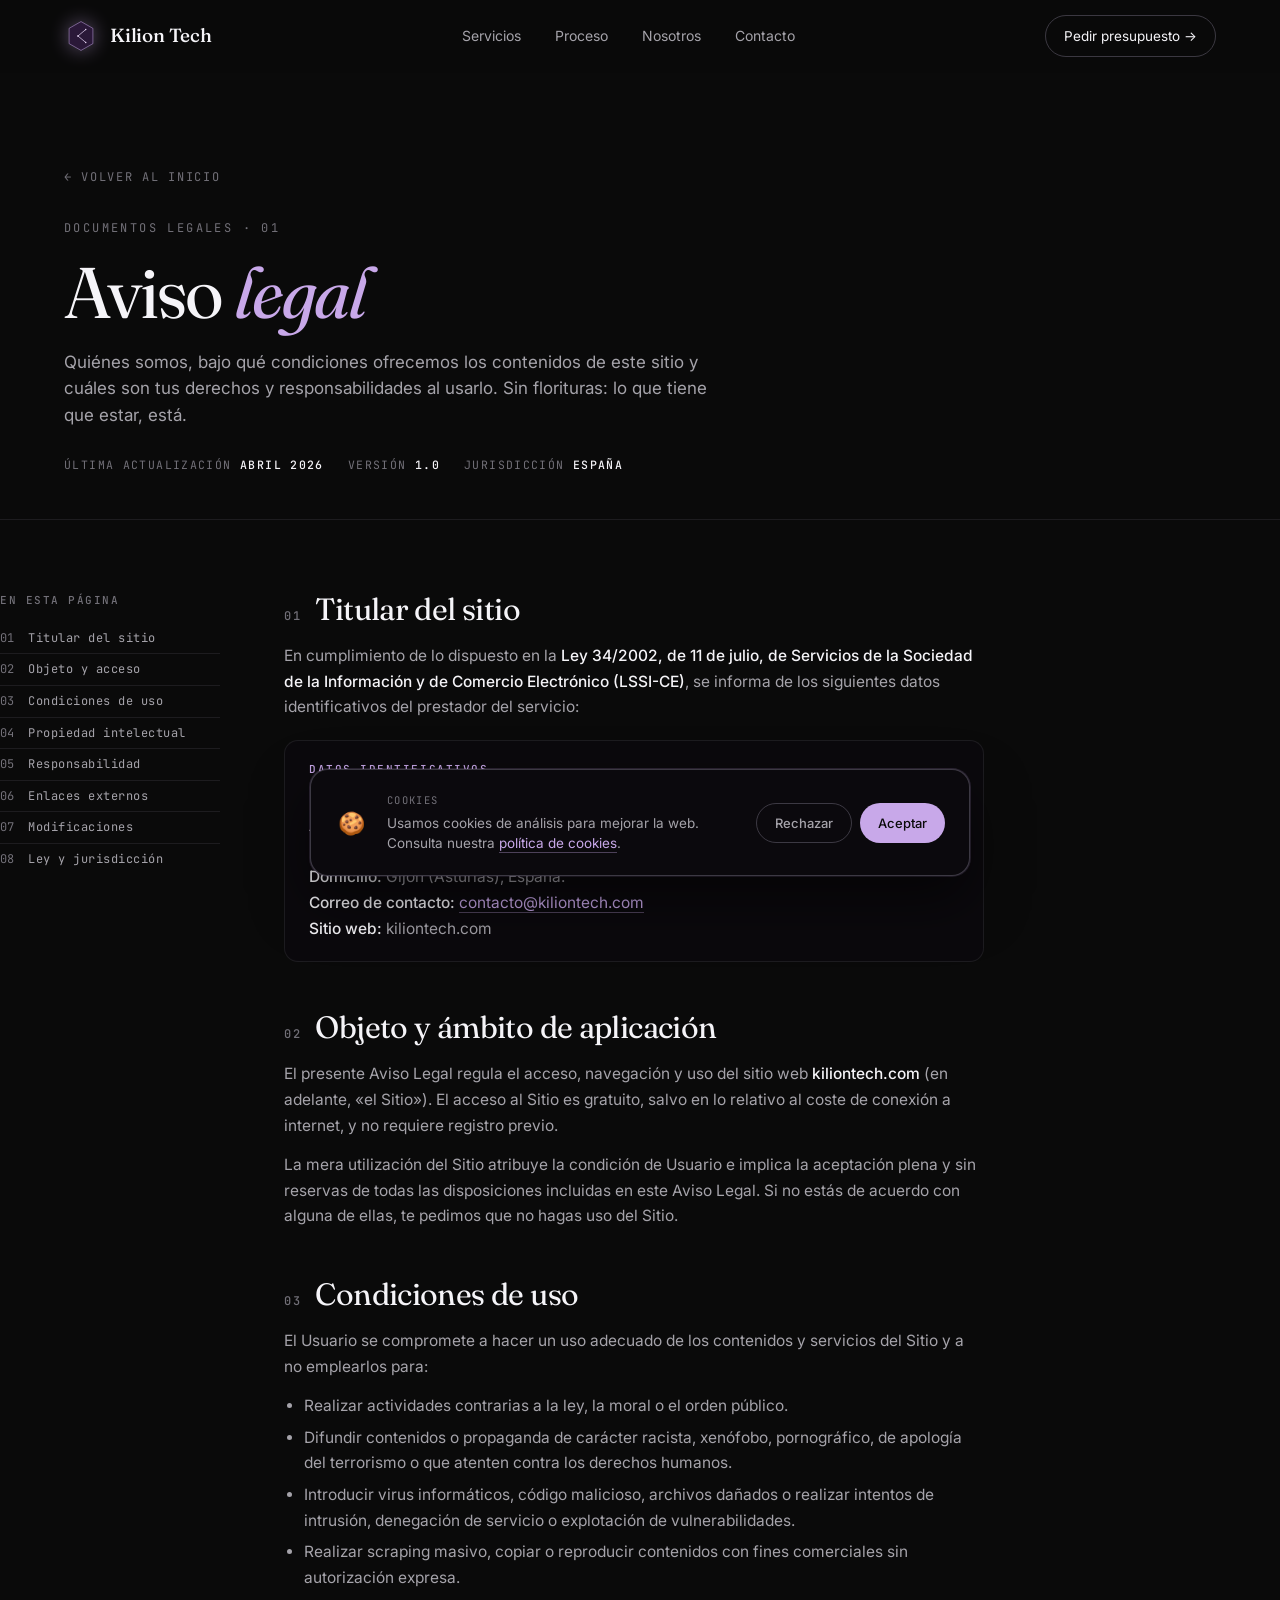
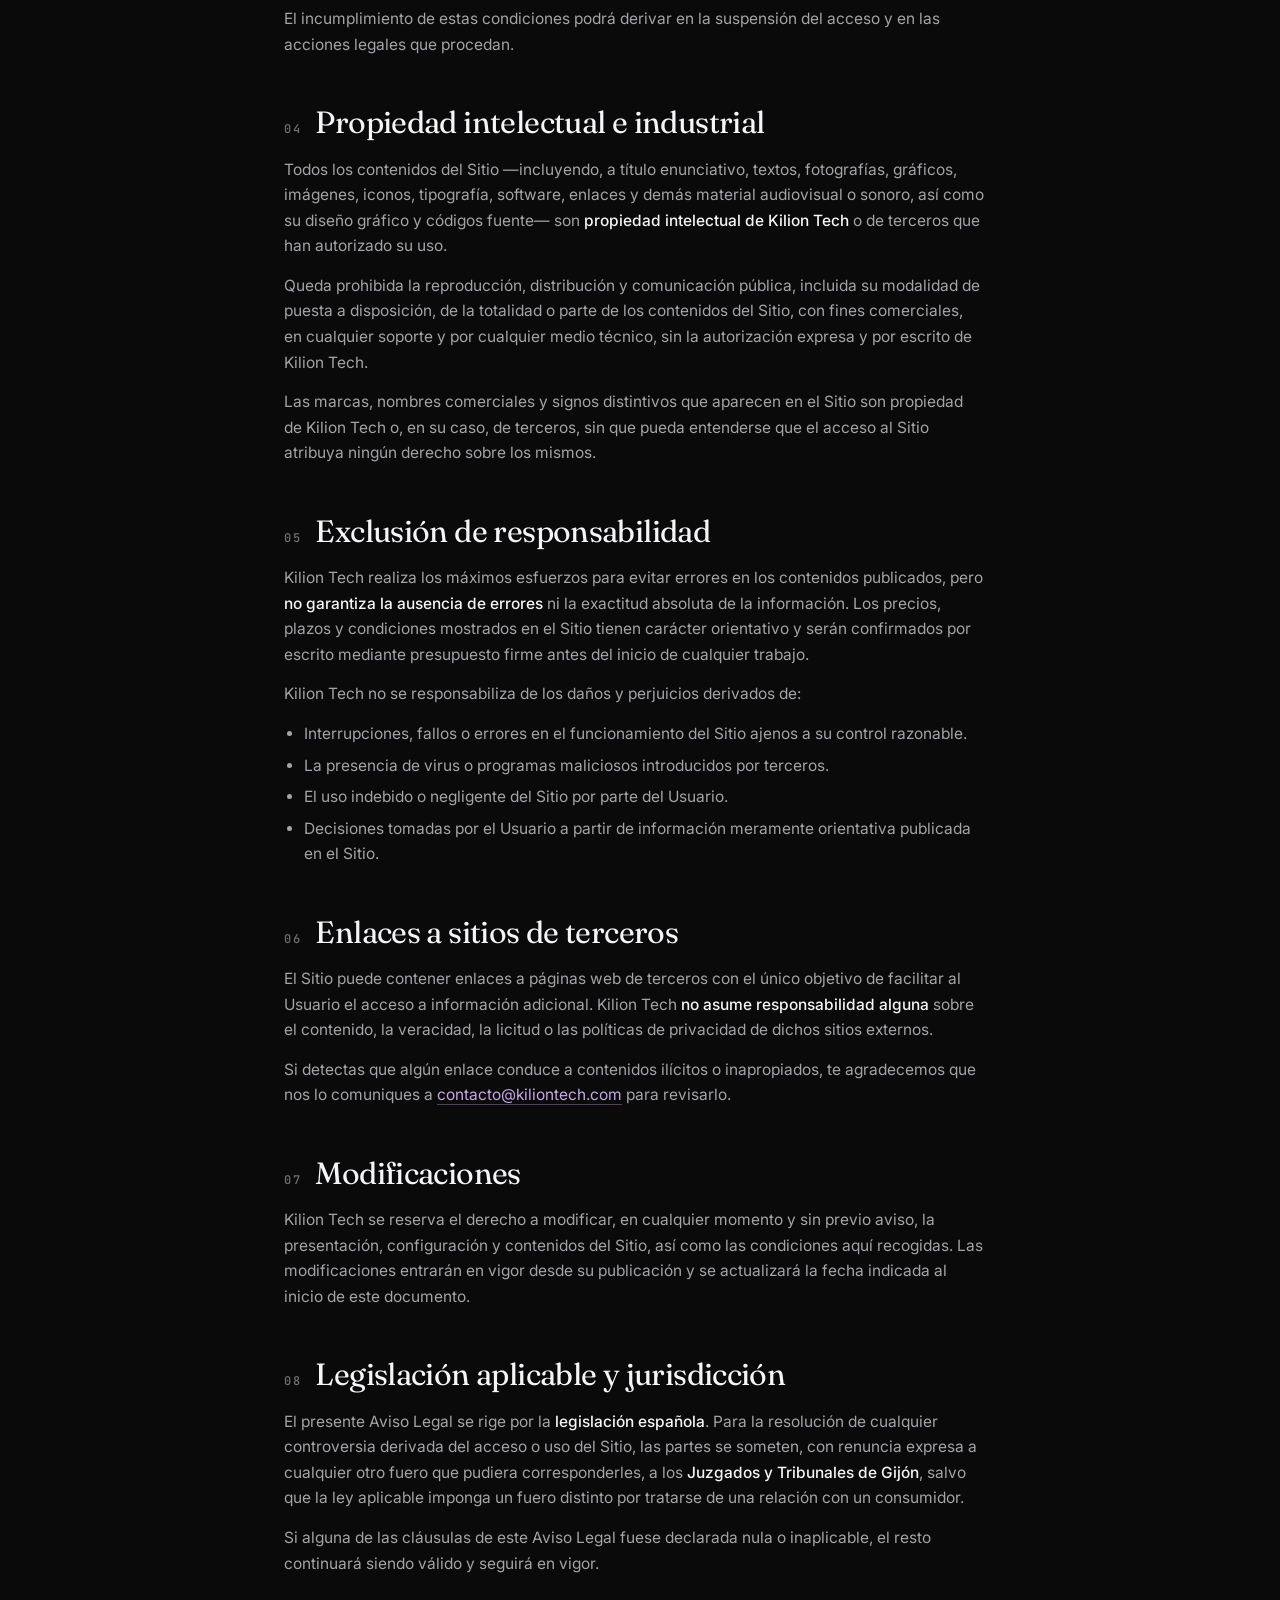
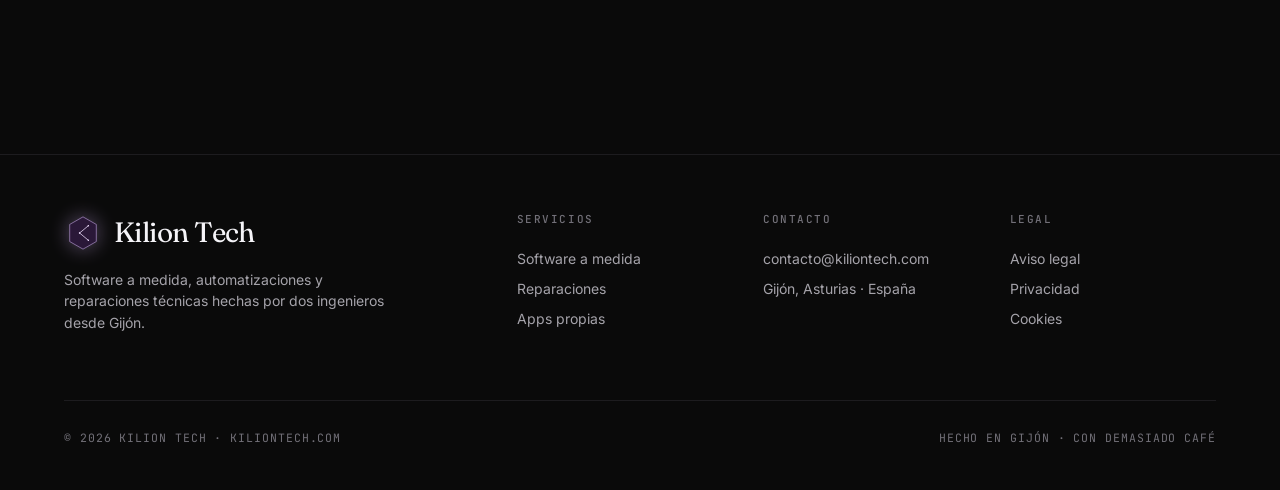
<file: legal/aviso-legal.html>
<!doctype html>
<html lang="es">
<head>
<!-- Google tag (gtag.js) + Consent Mode v2 -->
<script async src="https://www.googletagmanager.com/gtag/js?id=G-586BW54S08"></script>
<script>
  window.dataLayer = window.dataLayer || [];
  function gtag(){dataLayer.push(arguments);}
  gtag('consent', 'default', { analytics_storage: 'denied', ad_storage: 'denied', wait_for_update: 500 });
  gtag('js', new Date());
  gtag('config', 'G-586BW54S08');
</script>
<script src="../assets/js/cookie-consent.js"></script>
<meta charset="utf-8" />
<meta name="viewport" content="width=device-width, initial-scale=1" />
<title>Aviso legal — Kilion Tech</title>
<meta name="description" content="Aviso legal de Kilion Tech. Información sobre el titular del sitio, condiciones de uso y responsabilidades." />
<link rel="icon" type="image/svg+xml" href="../assets/favicon.svg">
<link rel="icon" type="image/png" sizes="192x192" href="../assets/favicon-192.png">
<link rel="icon" type="image/png" sizes="32x32" href="../assets/favicon-32.png">
<link rel="icon" type="image/png" sizes="64x64" href="../assets/favicon-64.png">
<link rel="apple-touch-icon" href="../assets/apple-touch-icon.png">
<meta name="theme-color" content="#0a0a0a">
<link rel="preconnect" href="https://fonts.googleapis.com">
<link rel="preconnect" href="https://fonts.gstatic.com" crossorigin>
<link href="https://fonts.googleapis.com/css2?family=Fraunces:ital,opsz,wght@0,9..144,300;0,9..144,400;0,9..144,500;0,9..144,600;1,9..144,400&family=Inter:wght@300;400;500;600&family=JetBrains+Mono:wght@400;500&display=swap" rel="stylesheet">
<link rel="stylesheet" href="../assets/css/tokens.css">
<link rel="stylesheet" href="../assets/css/components.css">
<link rel="stylesheet" href="../assets/css/sections.css">
</head>
<body>
<div class="grain" id="grainLayer"></div>

<nav class="nav" id="nav">
  <div class="wrap nav-inner">
    <a class="brand" href="../index.html" aria-label="Kilion Tech — inicio">
      <span class="brand-mark" role="img" aria-label="Logo Kilion"></span>
      <span>Kilion Tech</span>
    </a>
    <div class="nav-links">
      <a href="../index.html#servicios">Servicios</a>
      <a href="../index.html#proceso">Proceso</a>
      <a href="../index.html#nosotros">Nosotros</a>
      <a href="../index.html#contacto">Contacto</a>
    </div>
    <a href="../index.html#contacto" class="nav-cta">Pedir presupuesto →</a>
  </div>
</nav>

<main>

<header class="legal-hero">
  <div class="wrap">
    <a href="../index.html" class="legal-back">← Volver al inicio</a>
    <div class="kicker">Documentos legales · 01</div>
    <h1>Aviso <em>legal</em></h1>
    <p class="lede">Quiénes somos, bajo qué condiciones ofrecemos los contenidos de este sitio y cuáles son tus derechos y responsabilidades al usarlo. Sin florituras: lo que tiene que estar, está.</p>
    <div class="meta">
      <span>Última actualización <b>Abril 2026</b></span>
      <span>Versión <b>1.0</b></span>
      <span>Jurisdicción <b>España</b></span>
    </div>
  </div>
</header>

<div class="wrap legal-body">
  <aside class="legal-toc" aria-label="Índice">
    <h5>En esta página</h5>
    <ol>
      <li><a href="#titular">Titular del sitio</a></li>
      <li><a href="#objeto">Objeto y acceso</a></li>
      <li><a href="#uso">Condiciones de uso</a></li>
      <li><a href="#propiedad">Propiedad intelectual</a></li>
      <li><a href="#responsabilidad">Responsabilidad</a></li>
      <li><a href="#enlaces">Enlaces externos</a></li>
      <li><a href="#modificaciones">Modificaciones</a></li>
      <li><a href="#ley">Ley y jurisdicción</a></li>
    </ol>
  </aside>

  <article class="legal-content">

    <section id="titular">
      <h2><span class="n">01</span> Titular del sitio</h2>
      <p>En cumplimiento de lo dispuesto en la <strong>Ley 34/2002, de 11 de julio, de Servicios de la Sociedad de la Información y de Comercio Electrónico (LSSI-CE)</strong>, se informa de los siguientes datos identificativos del prestador del servicio:</p>
      <div class="card">
        <h4>Datos identificativos</h4>
        <p><strong>Nombre comercial:</strong> Kilion Tech<br>
        <strong>Actividad:</strong> Desarrollo de software a medida, automatizaciones e intermediación de reparaciones técnicas.<br>
        <strong>Domicilio:</strong> Gijón (Asturias), España.<br>
        <strong>Correo de contacto:</strong> <a href="mailto:contacto@kiliontech.com">contacto@kiliontech.com</a><br>
        <strong>Sitio web:</strong> kiliontech.com</p>
      </div>

    </section>

    <section id="objeto">
      <h2><span class="n">02</span> Objeto y ámbito de aplicación</h2>
      <p>El presente Aviso Legal regula el acceso, navegación y uso del sitio web <strong>kiliontech.com</strong> (en adelante, «el Sitio»). El acceso al Sitio es gratuito, salvo en lo relativo al coste de conexión a internet, y no requiere registro previo.</p>
      <p>La mera utilización del Sitio atribuye la condición de Usuario e implica la aceptación plena y sin reservas de todas las disposiciones incluidas en este Aviso Legal. Si no estás de acuerdo con alguna de ellas, te pedimos que no hagas uso del Sitio.</p>
    </section>

    <section id="uso">
      <h2><span class="n">03</span> Condiciones de uso</h2>
      <p>El Usuario se compromete a hacer un uso adecuado de los contenidos y servicios del Sitio y a no emplearlos para:</p>
      <ul>
        <li>Realizar actividades contrarias a la ley, la moral o el orden público.</li>
        <li>Difundir contenidos o propaganda de carácter racista, xenófobo, pornográfico, de apología del terrorismo o que atenten contra los derechos humanos.</li>
        <li>Introducir virus informáticos, código malicioso, archivos dañados o realizar intentos de intrusión, denegación de servicio o explotación de vulnerabilidades.</li>
        <li>Realizar scraping masivo, copiar o reproducir contenidos con fines comerciales sin autorización expresa.</li>
      </ul>
      <p>El incumplimiento de estas condiciones podrá derivar en la suspensión del acceso y en las acciones legales que procedan.</p>
    </section>

    <section id="propiedad">
      <h2><span class="n">04</span> Propiedad intelectual e industrial</h2>
      <p>Todos los contenidos del Sitio —incluyendo, a título enunciativo, textos, fotografías, gráficos, imágenes, iconos, tipografía, software, enlaces y demás material audiovisual o sonoro, así como su diseño gráfico y códigos fuente— son <strong>propiedad intelectual de Kilion Tech</strong> o de terceros que han autorizado su uso.</p>
      <p>Queda prohibida la reproducción, distribución y comunicación pública, incluida su modalidad de puesta a disposición, de la totalidad o parte de los contenidos del Sitio, con fines comerciales, en cualquier soporte y por cualquier medio técnico, sin la autorización expresa y por escrito de Kilion Tech.</p>
      <p>Las marcas, nombres comerciales y signos distintivos que aparecen en el Sitio son propiedad de Kilion Tech o, en su caso, de terceros, sin que pueda entenderse que el acceso al Sitio atribuya ningún derecho sobre los mismos.</p>
    </section>

    <section id="responsabilidad">
      <h2><span class="n">05</span> Exclusión de responsabilidad</h2>
      <p>Kilion Tech realiza los máximos esfuerzos para evitar errores en los contenidos publicados, pero <strong>no garantiza la ausencia de errores</strong> ni la exactitud absoluta de la información. Los precios, plazos y condiciones mostrados en el Sitio tienen carácter orientativo y serán confirmados por escrito mediante presupuesto firme antes del inicio de cualquier trabajo.</p>
      <p>Kilion Tech no se responsabiliza de los daños y perjuicios derivados de:</p>
      <ul>
        <li>Interrupciones, fallos o errores en el funcionamiento del Sitio ajenos a su control razonable.</li>
        <li>La presencia de virus o programas maliciosos introducidos por terceros.</li>
        <li>El uso indebido o negligente del Sitio por parte del Usuario.</li>
        <li>Decisiones tomadas por el Usuario a partir de información meramente orientativa publicada en el Sitio.</li>
      </ul>
    </section>

    <section id="enlaces">
      <h2><span class="n">06</span> Enlaces a sitios de terceros</h2>
      <p>El Sitio puede contener enlaces a páginas web de terceros con el único objetivo de facilitar al Usuario el acceso a información adicional. Kilion Tech <strong>no asume responsabilidad alguna</strong> sobre el contenido, la veracidad, la licitud o las políticas de privacidad de dichos sitios externos.</p>
      <p>Si detectas que algún enlace conduce a contenidos ilícitos o inapropiados, te agradecemos que nos lo comuniques a <a href="mailto:contacto@kiliontech.com">contacto@kiliontech.com</a> para revisarlo.</p>
    </section>

    <section id="modificaciones">
      <h2><span class="n">07</span> Modificaciones</h2>
      <p>Kilion Tech se reserva el derecho a modificar, en cualquier momento y sin previo aviso, la presentación, configuración y contenidos del Sitio, así como las condiciones aquí recogidas. Las modificaciones entrarán en vigor desde su publicación y se actualizará la fecha indicada al inicio de este documento.</p>
    </section>

    <section id="ley">
      <h2><span class="n">08</span> Legislación aplicable y jurisdicción</h2>
      <p>El presente Aviso Legal se rige por la <strong>legislación española</strong>. Para la resolución de cualquier controversia derivada del acceso o uso del Sitio, las partes se someten, con renuncia expresa a cualquier otro fuero que pudiera corresponderles, a los <strong>Juzgados y Tribunales de Gijón</strong>, salvo que la ley aplicable imponga un fuero distinto por tratarse de una relación con un consumidor.</p>
      <p>Si alguna de las cláusulas de este Aviso Legal fuese declarada nula o inaplicable, el resto continuará siendo válido y seguirá en vigor.</p>
    </section>

  </article>
</div>

</main>

<footer class="site-foot">
  <div class="wrap">
    <div class="foot-grid">
      <div>
        <div class="foot-brand"><span class="brand-mark" role="img" aria-label="Logo Kilion"></span> Kilion Tech</div>
        <p class="foot-tag">Software a medida, automatizaciones y reparaciones técnicas hechas por dos ingenieros desde Gijón.</p>
      </div>
      <div class="foot-col">
        <h5>Servicios</h5>
        <a href="../index.html#servicios">Software a medida</a>
        <a href="../index.html#servicios">Reparaciones</a>
        <a href="../index.html#servicios">Apps propias</a>
      </div>
      <div class="foot-col">
        <h5>Contacto</h5>
        <a href="mailto:contacto@kiliontech.com">contacto@kiliontech.com</a>
        <p>Gijón, Asturias · España</p>
      </div>
      <div class="foot-col">
        <h5>Legal</h5>
        <a href="aviso-legal.html">Aviso legal</a>
        <a href="privacidad.html">Privacidad</a>
        <a href="cookies.html">Cookies</a>
      </div>
    </div>
    <div class="foot-bottom">
      <span>© 2026 Kilion Tech · kiliontech.com</span>
      <span>Hecho en Gijón · con demasiado café</span>
    </div>
  </div>
</footer>

<script src="../assets/js/main.js"></script>
</body>
</html>
</file>
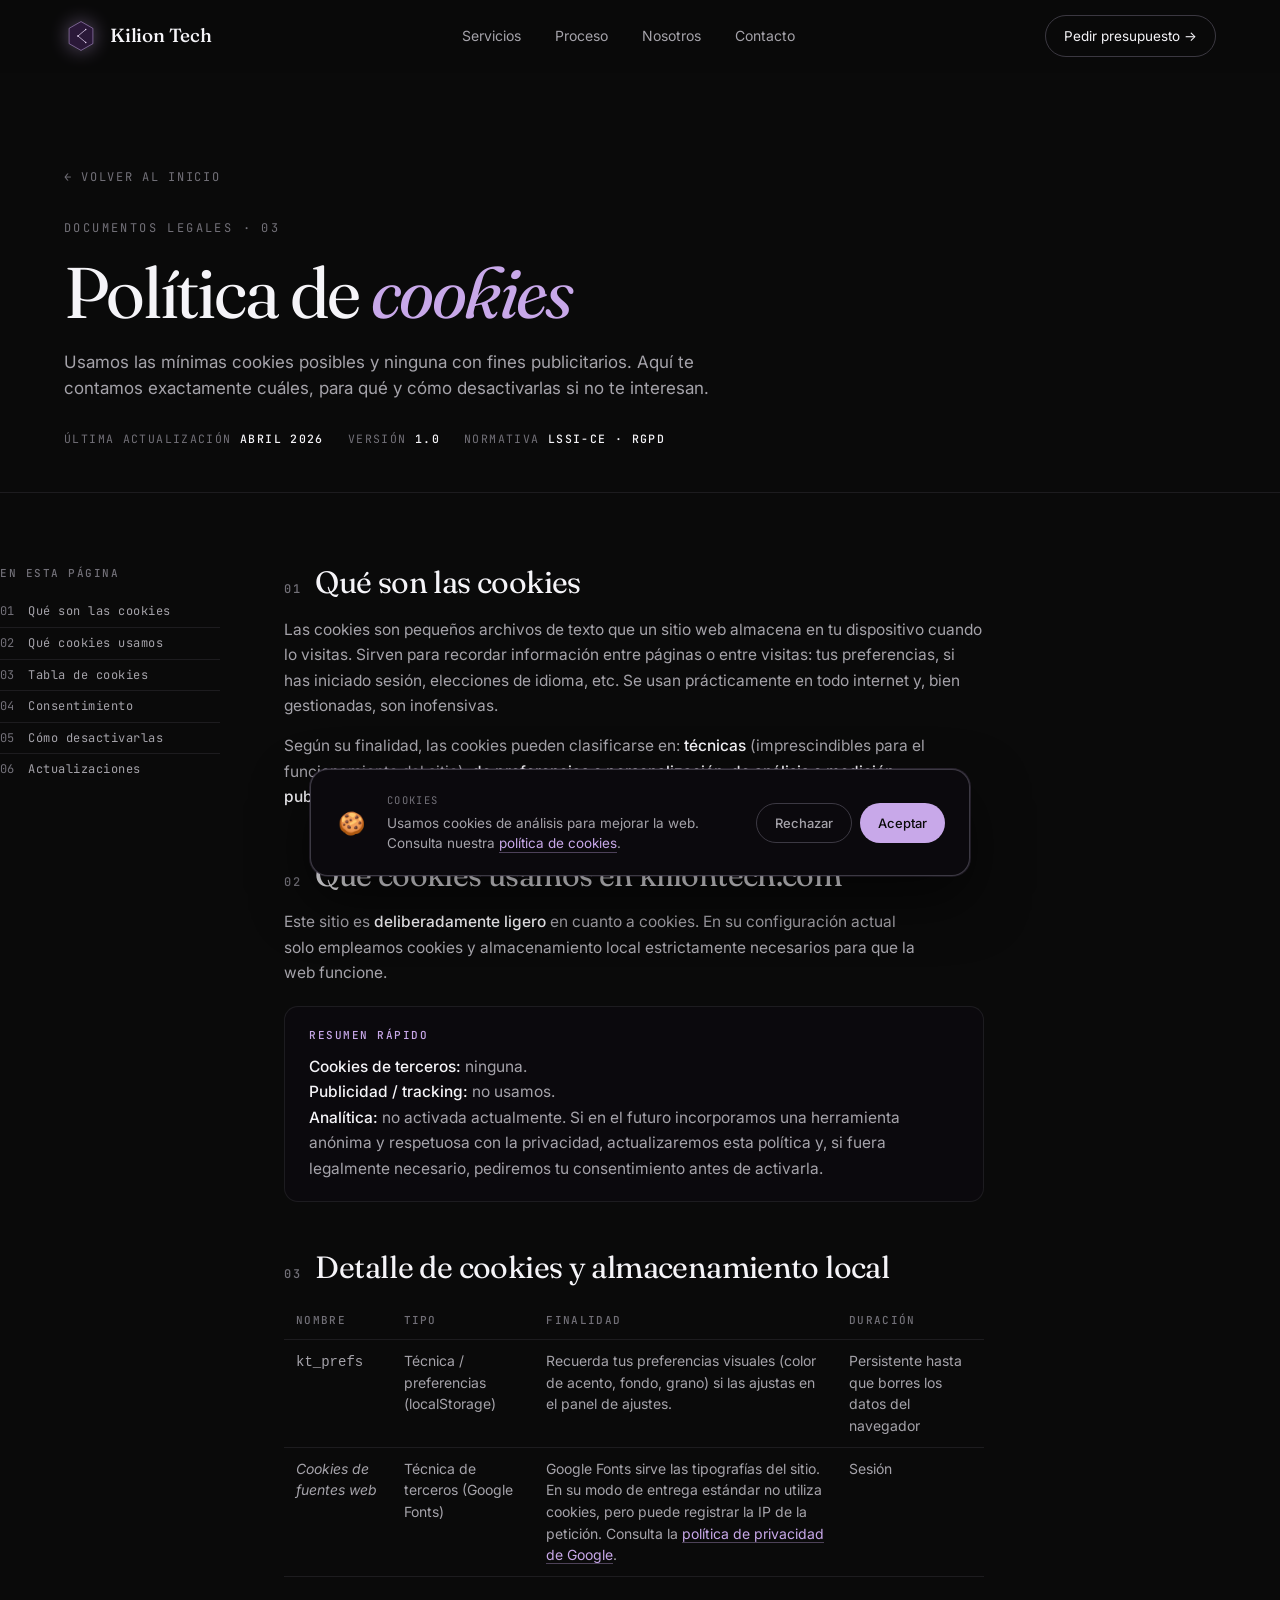
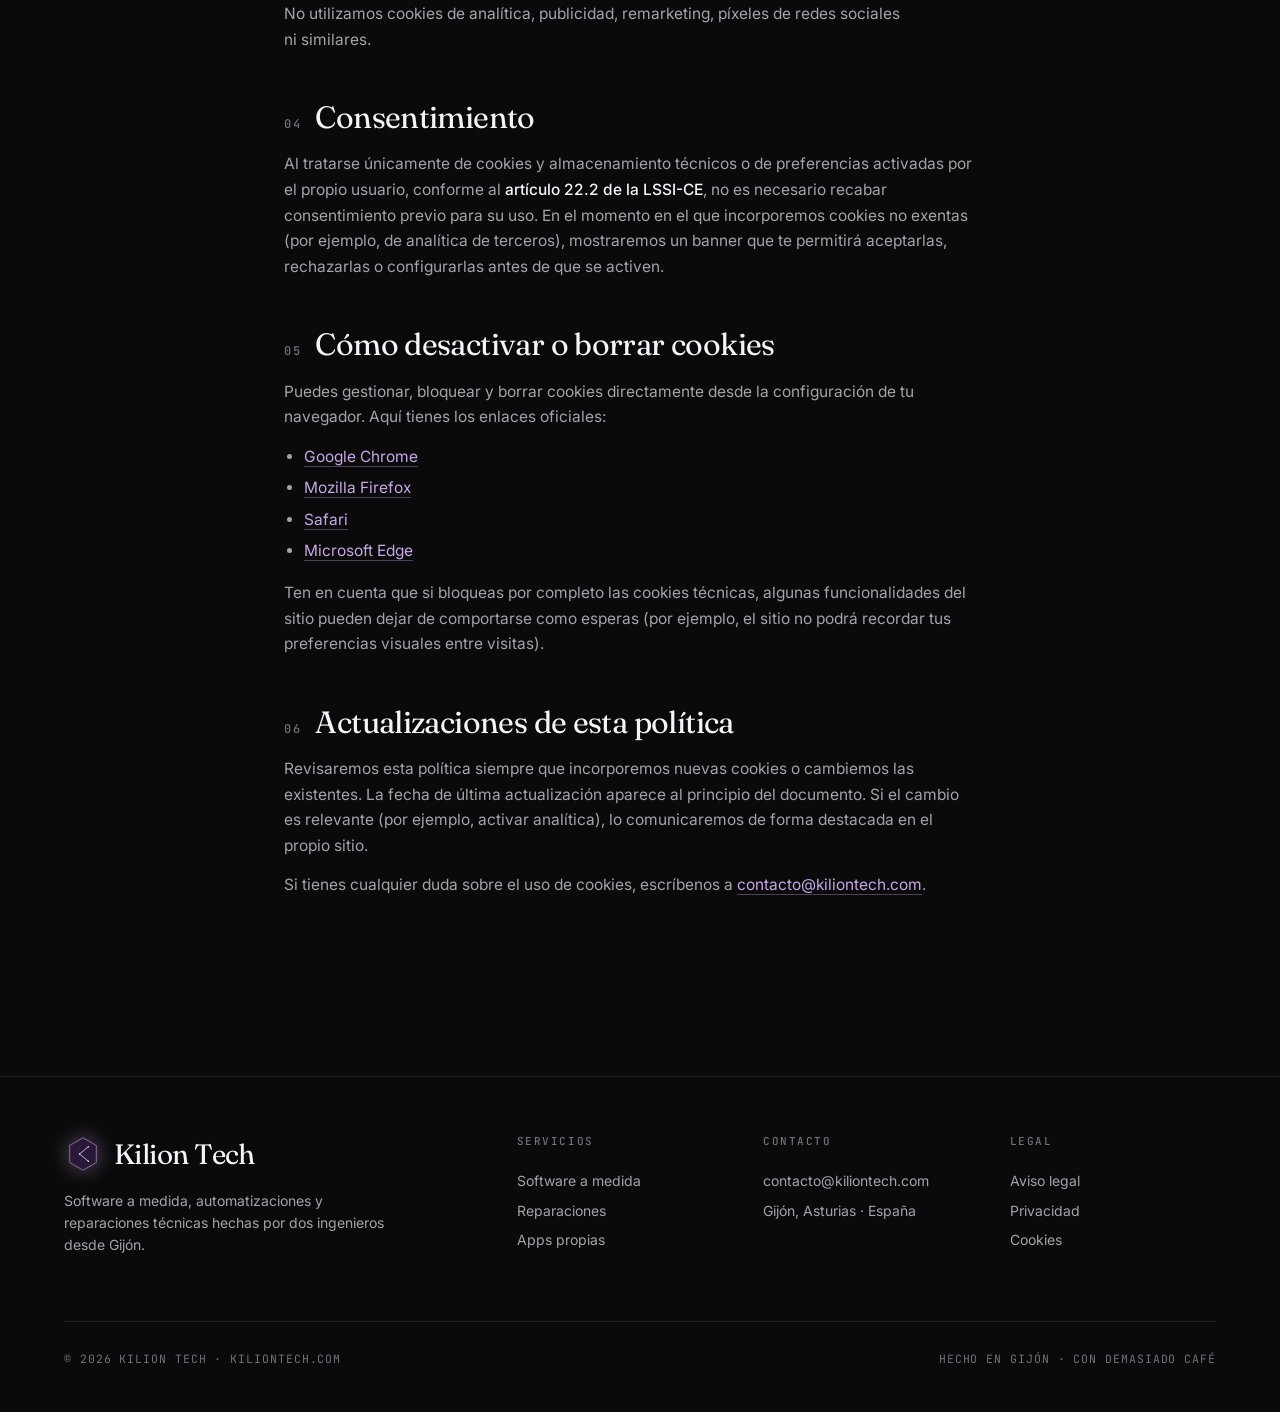
<file: legal/cookies.html>
<!doctype html>
<html lang="es">
<head>
<!-- Google tag (gtag.js) + Consent Mode v2 -->
<script async src="https://www.googletagmanager.com/gtag/js?id=G-586BW54S08"></script>
<script>
  window.dataLayer = window.dataLayer || [];
  function gtag(){dataLayer.push(arguments);}
  gtag('consent', 'default', { analytics_storage: 'denied', ad_storage: 'denied', wait_for_update: 500 });
  gtag('js', new Date());
  gtag('config', 'G-586BW54S08');
</script>
<script src="../assets/js/cookie-consent.js"></script>
<meta charset="utf-8" />
<meta name="viewport" content="width=device-width, initial-scale=1" />
<title>Política de cookies — Kilion Tech</title>
<meta name="description" content="Información sobre las cookies que utiliza Kilion Tech: tipos, finalidades y cómo gestionarlas desde tu navegador." />
<link rel="icon" type="image/svg+xml" href="../assets/favicon.svg">
<link rel="icon" type="image/png" sizes="192x192" href="../assets/favicon-192.png">
<link rel="icon" type="image/png" sizes="32x32" href="../assets/favicon-32.png">
<link rel="icon" type="image/png" sizes="64x64" href="../assets/favicon-64.png">
<link rel="apple-touch-icon" href="../assets/apple-touch-icon.png">
<meta name="theme-color" content="#0a0a0a">
<link rel="preconnect" href="https://fonts.googleapis.com">
<link rel="preconnect" href="https://fonts.gstatic.com" crossorigin>
<link href="https://fonts.googleapis.com/css2?family=Fraunces:ital,opsz,wght@0,9..144,300;0,9..144,400;0,9..144,500;0,9..144,600;1,9..144,400&family=Inter:wght@300;400;500;600&family=JetBrains+Mono:wght@400;500&display=swap" rel="stylesheet">
<link rel="stylesheet" href="../assets/css/tokens.css">
<link rel="stylesheet" href="../assets/css/components.css">
<link rel="stylesheet" href="../assets/css/sections.css">
</head>
<body>
<div class="grain" id="grainLayer"></div>

<nav class="nav" id="nav">
  <div class="wrap nav-inner">
    <a class="brand" href="../index.html" aria-label="Kilion Tech — inicio">
      <span class="brand-mark" role="img" aria-label="Logo Kilion"></span>
      <span>Kilion Tech</span>
    </a>
    <div class="nav-links">
      <a href="../index.html#servicios">Servicios</a>
      <a href="../index.html#proceso">Proceso</a>
      <a href="../index.html#nosotros">Nosotros</a>
      <a href="../index.html#contacto">Contacto</a>
    </div>
    <a href="../index.html#contacto" class="nav-cta">Pedir presupuesto →</a>
  </div>
</nav>

<main>

<header class="legal-hero">
  <div class="wrap">
    <a href="../index.html" class="legal-back">← Volver al inicio</a>
    <div class="kicker">Documentos legales · 03</div>
    <h1>Política de <em>cookies</em></h1>
    <p class="lede">Usamos las mínimas cookies posibles y ninguna con fines publicitarios. Aquí te contamos exactamente cuáles, para qué y cómo desactivarlas si no te interesan.</p>
    <div class="meta">
      <span>Última actualización <b>Abril 2026</b></span>
      <span>Versión <b>1.0</b></span>
      <span>Normativa <b>LSSI-CE · RGPD</b></span>
    </div>
  </div>
</header>

<div class="wrap legal-body">
  <aside class="legal-toc" aria-label="Índice">
    <h5>En esta página</h5>
    <ol>
      <li><a href="#que-son">Qué son las cookies</a></li>
      <li><a href="#usamos">Qué cookies usamos</a></li>
      <li><a href="#tabla">Tabla de cookies</a></li>
      <li><a href="#consentimiento">Consentimiento</a></li>
      <li><a href="#gestion">Cómo desactivarlas</a></li>
      <li><a href="#actualizaciones">Actualizaciones</a></li>
    </ol>
  </aside>

  <article class="legal-content">

    <section id="que-son">
      <h2><span class="n">01</span> Qué son las cookies</h2>
      <p>Las cookies son pequeños archivos de texto que un sitio web almacena en tu dispositivo cuando lo visitas. Sirven para recordar información entre páginas o entre visitas: tus preferencias, si has iniciado sesión, elecciones de idioma, etc. Se usan prácticamente en todo internet y, bien gestionadas, son inofensivas.</p>
      <p>Según su finalidad, las cookies pueden clasificarse en: <strong>técnicas</strong> (imprescindibles para el funcionamiento del sitio), <strong>de preferencias o personalización</strong>, <strong>de análisis o medición</strong>, <strong>publicitarias</strong> y <strong>publicitarias comportamentales</strong>.</p>
    </section>

    <section id="usamos">
      <h2><span class="n">02</span> Qué cookies usamos en kiliontech.com</h2>
      <p>Este sitio es <strong>deliberadamente ligero</strong> en cuanto a cookies. En su configuración actual solo empleamos cookies y almacenamiento local estrictamente necesarios para que la web funcione.</p>
      <div class="card">
        <h4>Resumen rápido</h4>
        <p><strong>Cookies de terceros:</strong> ninguna.<br>
        <strong>Publicidad / tracking:</strong> no usamos.<br>
        <strong>Analítica:</strong> no activada actualmente. Si en el futuro incorporamos una herramienta anónima y respetuosa con la privacidad, actualizaremos esta política y, si fuera legalmente necesario, pediremos tu consentimiento antes de activarla.</p>
      </div>
    </section>

    <section id="tabla">
      <h2><span class="n">03</span> Detalle de cookies y almacenamiento local</h2>
      <table class="cookie-table">
        <thead>
          <tr>
            <th>Nombre</th>
            <th>Tipo</th>
            <th>Finalidad</th>
            <th>Duración</th>
          </tr>
        </thead>
        <tbody>
          <tr>
            <td><code>kt_prefs</code></td>
            <td>Técnica / preferencias (localStorage)</td>
            <td>Recuerda tus preferencias visuales (color de acento, fondo, grano) si las ajustas en el panel de ajustes.</td>
            <td>Persistente hasta que borres los datos del navegador</td>
          </tr>
          <tr>
            <td><em>Cookies de fuentes web</em></td>
            <td>Técnica de terceros (Google Fonts)</td>
            <td>Google Fonts sirve las tipografías del sitio. En su modo de entrega estándar no utiliza cookies, pero puede registrar la IP de la petición. Consulta la <a href="https://policies.google.com/privacy" target="_blank" rel="noopener">política de privacidad de Google</a>.</td>
            <td>Sesión</td>
          </tr>
        </tbody>
      </table>
      <p>No utilizamos cookies de analítica, publicidad, remarketing, píxeles de redes sociales ni similares.</p>
    </section>

    <section id="consentimiento">
      <h2><span class="n">04</span> Consentimiento</h2>
      <p>Al tratarse únicamente de cookies y almacenamiento técnicos o de preferencias activadas por el propio usuario, conforme al <strong>artículo 22.2 de la LSSI-CE</strong>, no es necesario recabar consentimiento previo para su uso. En el momento en el que incorporemos cookies no exentas (por ejemplo, de analítica de terceros), mostraremos un banner que te permitirá aceptarlas, rechazarlas o configurarlas antes de que se activen.</p>
    </section>

    <section id="gestion">
      <h2><span class="n">05</span> Cómo desactivar o borrar cookies</h2>
      <p>Puedes gestionar, bloquear y borrar cookies directamente desde la configuración de tu navegador. Aquí tienes los enlaces oficiales:</p>
      <ul>
        <li><a href="https://support.google.com/chrome/answer/95647" target="_blank" rel="noopener">Google Chrome</a></li>
        <li><a href="https://support.mozilla.org/es/kb/Borrar%20cookies" target="_blank" rel="noopener">Mozilla Firefox</a></li>
        <li><a href="https://support.apple.com/es-es/guide/safari/sfri11471/mac" target="_blank" rel="noopener">Safari</a></li>
        <li><a href="https://support.microsoft.com/es-es/microsoft-edge" target="_blank" rel="noopener">Microsoft Edge</a></li>
      </ul>
      <p>Ten en cuenta que si bloqueas por completo las cookies técnicas, algunas funcionalidades del sitio pueden dejar de comportarse como esperas (por ejemplo, el sitio no podrá recordar tus preferencias visuales entre visitas).</p>
    </section>

    <section id="actualizaciones">
      <h2><span class="n">06</span> Actualizaciones de esta política</h2>
      <p>Revisaremos esta política siempre que incorporemos nuevas cookies o cambiemos las existentes. La fecha de última actualización aparece al principio del documento. Si el cambio es relevante (por ejemplo, activar analítica), lo comunicaremos de forma destacada en el propio sitio.</p>
      <p>Si tienes cualquier duda sobre el uso de cookies, escríbenos a <a href="mailto:contacto@kiliontech.com">contacto@kiliontech.com</a>.</p>
    </section>

  </article>
</div>

</main>

<footer class="site-foot">
  <div class="wrap">
    <div class="foot-grid">
      <div>
        <div class="foot-brand"><span class="brand-mark" role="img" aria-label="Logo Kilion"></span> Kilion Tech</div>
        <p class="foot-tag">Software a medida, automatizaciones y reparaciones técnicas hechas por dos ingenieros desde Gijón.</p>
      </div>
      <div class="foot-col">
        <h5>Servicios</h5>
        <a href="../index.html#servicios">Software a medida</a>
        <a href="../index.html#servicios">Reparaciones</a>
        <a href="../index.html#servicios">Apps propias</a>
      </div>
      <div class="foot-col">
        <h5>Contacto</h5>
        <a href="mailto:contacto@kiliontech.com">contacto@kiliontech.com</a>
        <p>Gijón, Asturias · España</p>
      </div>
      <div class="foot-col">
        <h5>Legal</h5>
        <a href="aviso-legal.html">Aviso legal</a>
        <a href="privacidad.html">Privacidad</a>
        <a href="cookies.html">Cookies</a>
      </div>
    </div>
    <div class="foot-bottom">
      <span>© 2026 Kilion Tech · kiliontech.com</span>
      <span>Hecho en Gijón · con demasiado café</span>
    </div>
  </div>
</footer>

<script src="../assets/js/main.js"></script>
</body>
</html>
</file>
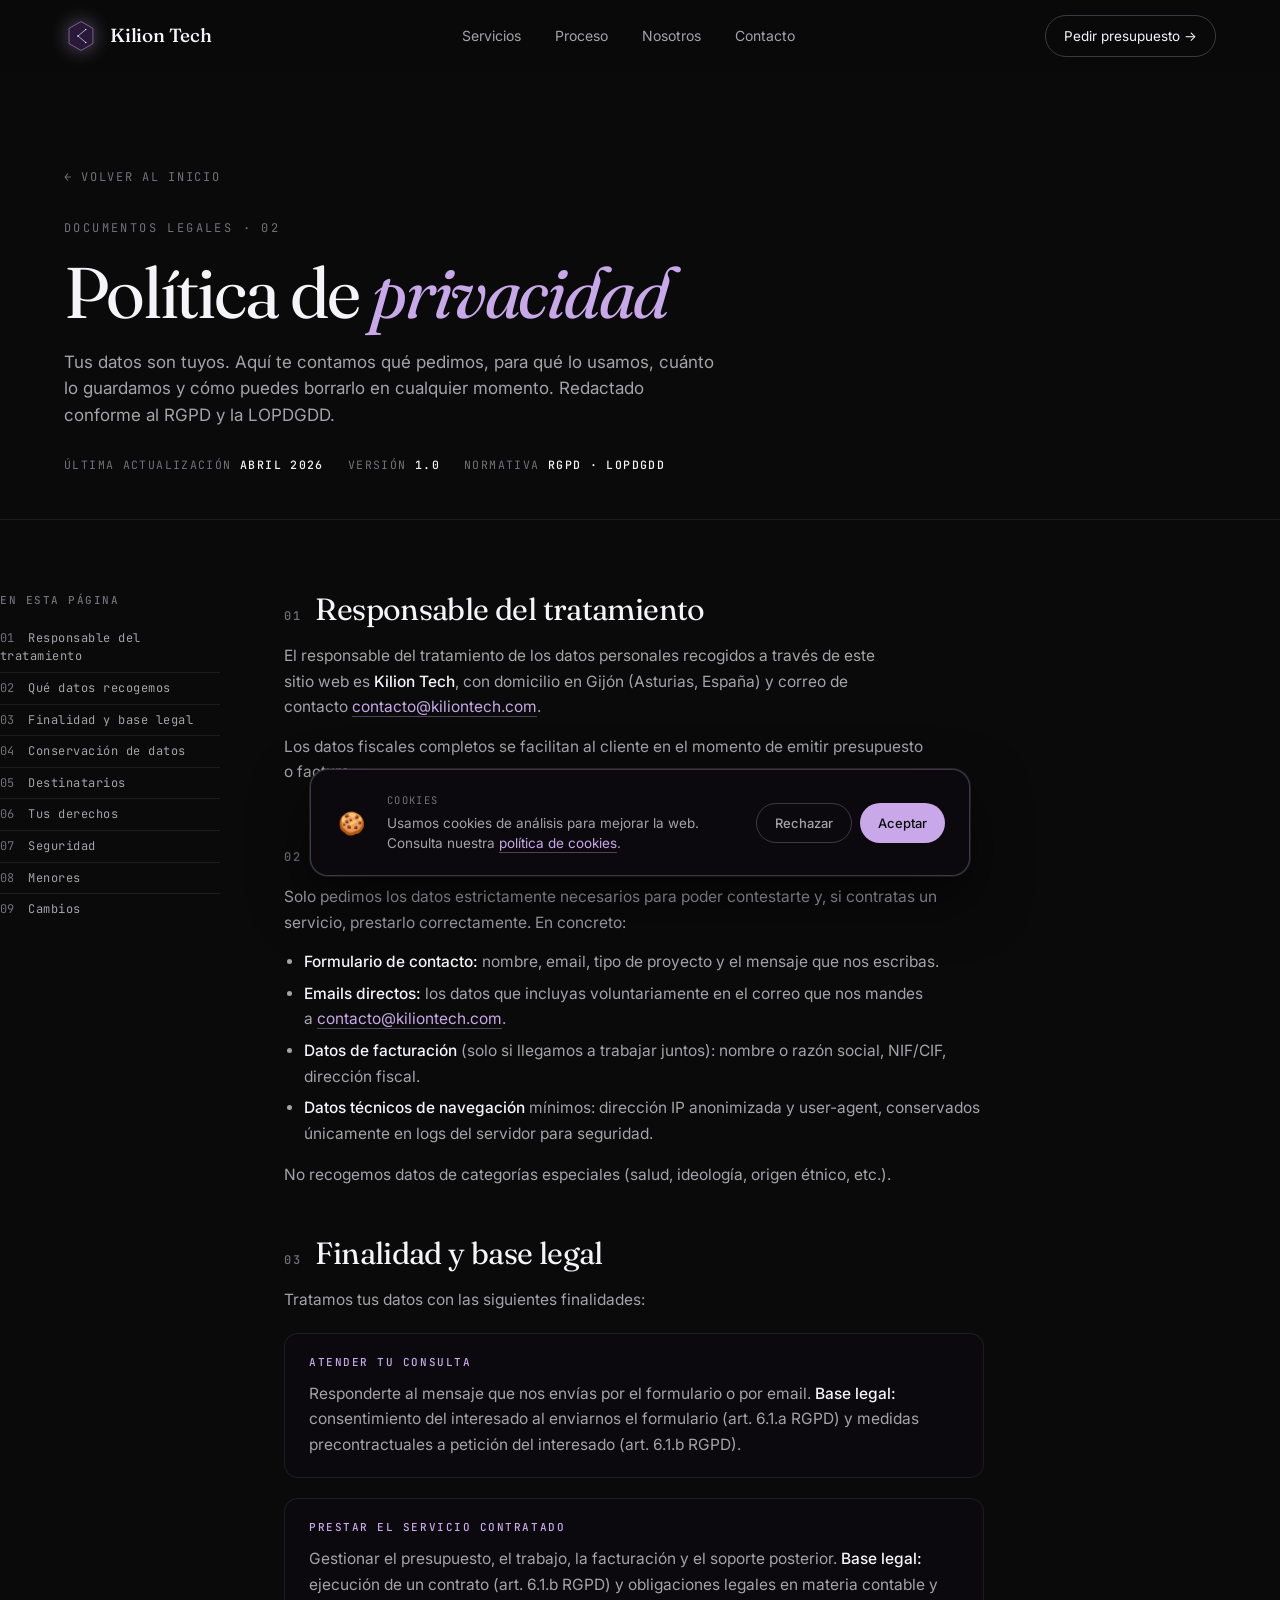
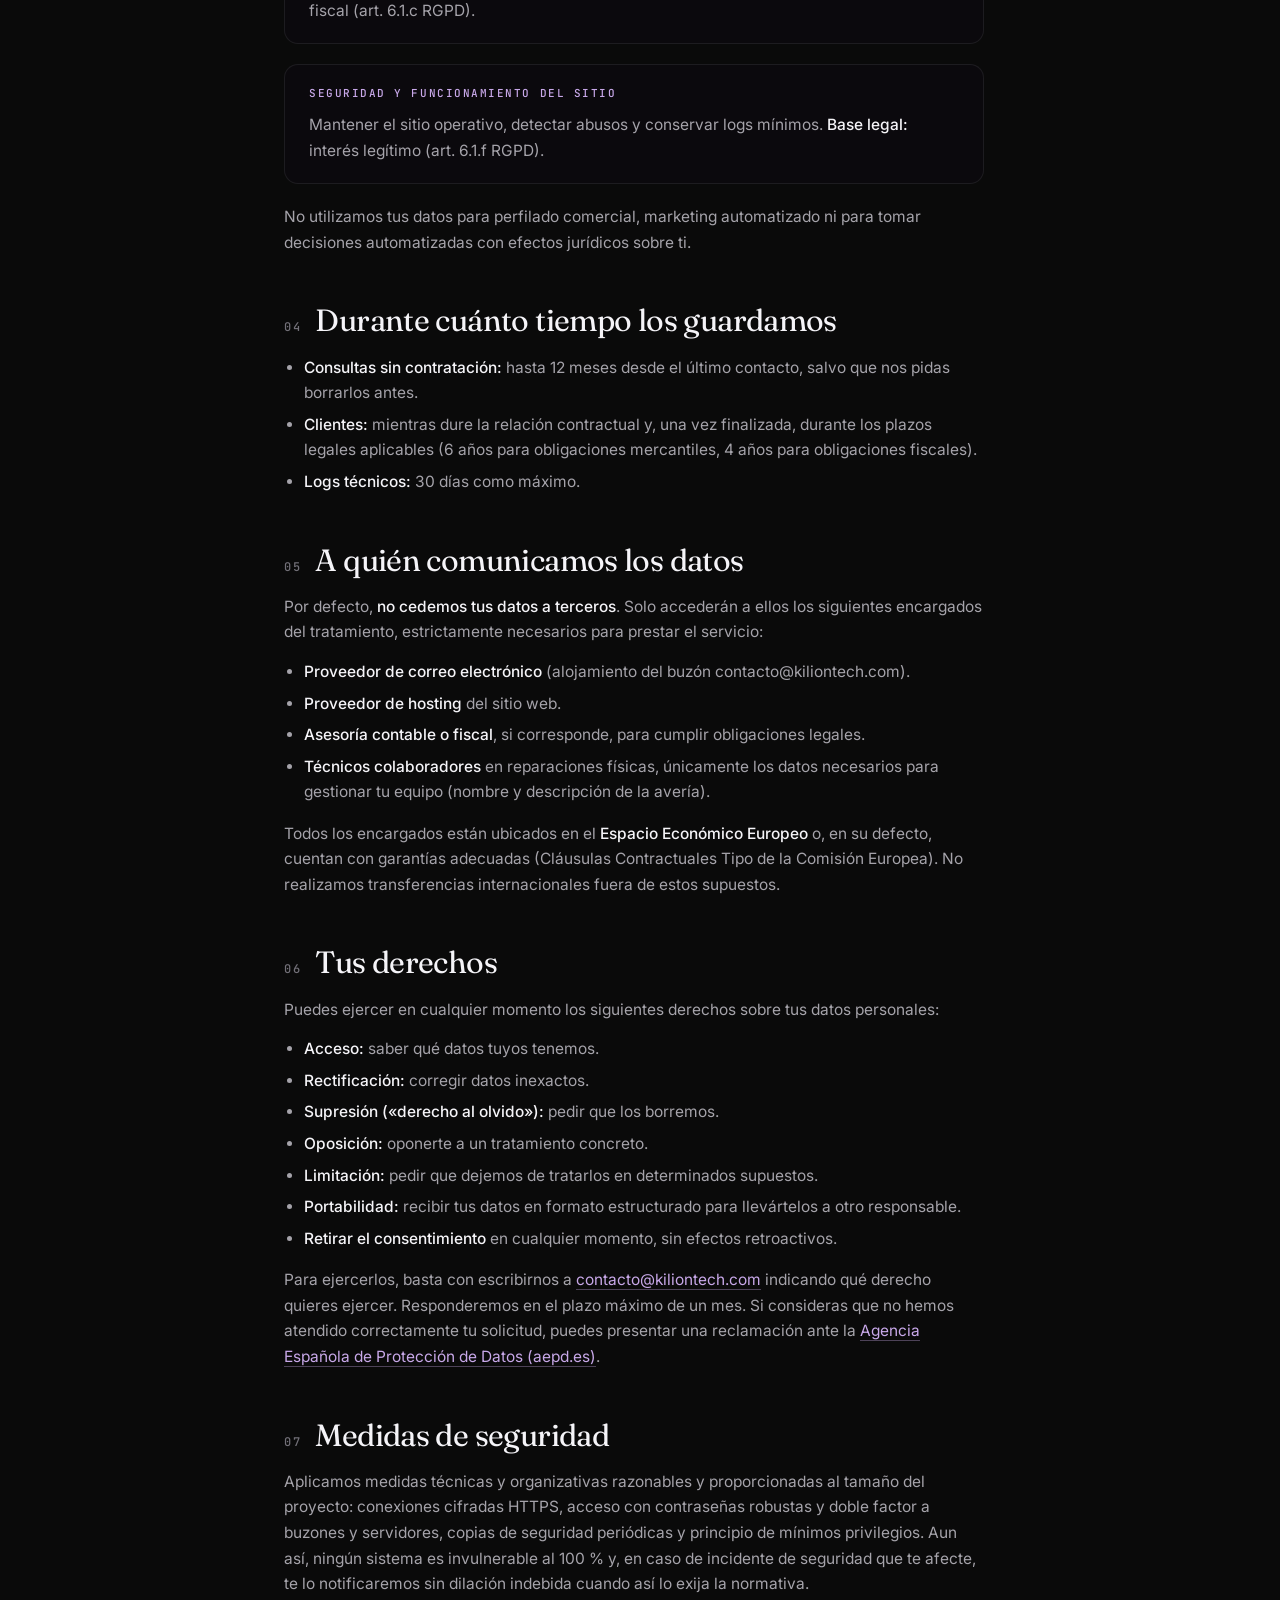
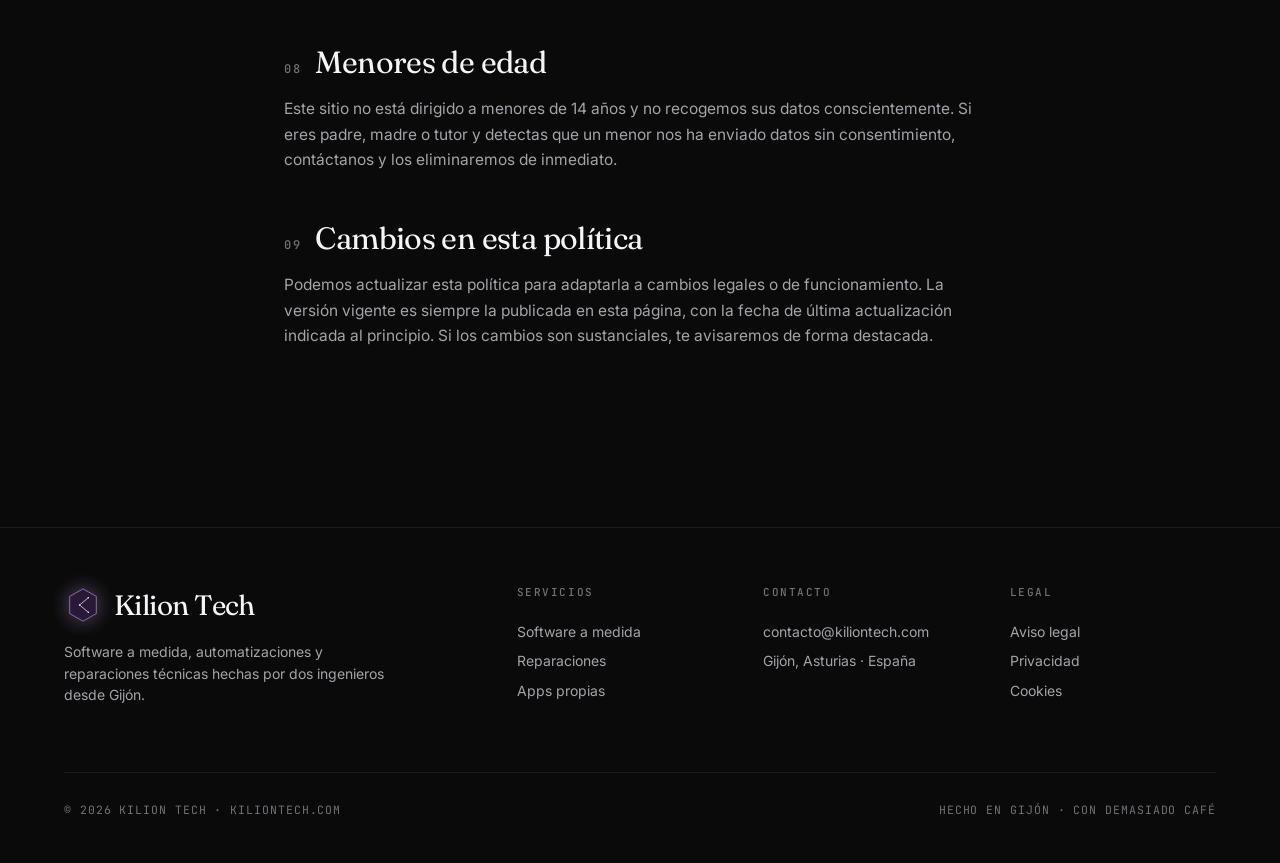
<file: legal/privacidad.html>
<!doctype html>
<html lang="es">
<head>
<!-- Google tag (gtag.js) + Consent Mode v2 -->
<script async src="https://www.googletagmanager.com/gtag/js?id=G-586BW54S08"></script>
<script>
  window.dataLayer = window.dataLayer || [];
  function gtag(){dataLayer.push(arguments);}
  gtag('consent', 'default', { analytics_storage: 'denied', ad_storage: 'denied', wait_for_update: 500 });
  gtag('js', new Date());
  gtag('config', 'G-586BW54S08');
</script>
<script src="../assets/js/cookie-consent.js"></script>
<meta charset="utf-8" />
<meta name="viewport" content="width=device-width, initial-scale=1" />
<title>Política de privacidad — Kilion Tech</title>
<meta name="description" content="Cómo tratamos tus datos personales en Kilion Tech: finalidades, base legal, conservación y cómo ejercer tus derechos (RGPD y LOPDGDD)." />
<link rel="icon" type="image/svg+xml" href="../assets/favicon.svg">
<link rel="icon" type="image/png" sizes="192x192" href="../assets/favicon-192.png">
<link rel="icon" type="image/png" sizes="32x32" href="../assets/favicon-32.png">
<link rel="icon" type="image/png" sizes="64x64" href="../assets/favicon-64.png">
<link rel="apple-touch-icon" href="../assets/apple-touch-icon.png">
<meta name="theme-color" content="#0a0a0a">
<link rel="preconnect" href="https://fonts.googleapis.com">
<link rel="preconnect" href="https://fonts.gstatic.com" crossorigin>
<link href="https://fonts.googleapis.com/css2?family=Fraunces:ital,opsz,wght@0,9..144,300;0,9..144,400;0,9..144,500;0,9..144,600;1,9..144,400&family=Inter:wght@300;400;500;600&family=JetBrains+Mono:wght@400;500&display=swap" rel="stylesheet">
<link rel="stylesheet" href="../assets/css/tokens.css">
<link rel="stylesheet" href="../assets/css/components.css">
<link rel="stylesheet" href="../assets/css/sections.css">
</head>
<body>
<div class="grain" id="grainLayer"></div>

<nav class="nav" id="nav">
  <div class="wrap nav-inner">
    <a class="brand" href="../index.html" aria-label="Kilion Tech — inicio">
      <span class="brand-mark" role="img" aria-label="Logo Kilion"></span>
      <span>Kilion Tech</span>
    </a>
    <div class="nav-links">
      <a href="../index.html#servicios">Servicios</a>
      <a href="../index.html#proceso">Proceso</a>
      <a href="../index.html#nosotros">Nosotros</a>
      <a href="../index.html#contacto">Contacto</a>
    </div>
    <a href="../index.html#contacto" class="nav-cta">Pedir presupuesto →</a>
  </div>
</nav>

<main>

<header class="legal-hero">
  <div class="wrap">
    <a href="../index.html" class="legal-back">← Volver al inicio</a>
    <div class="kicker">Documentos legales · 02</div>
    <h1>Política de <em>privacidad</em></h1>
    <p class="lede">Tus datos son tuyos. Aquí te contamos qué pedimos, para qué lo usamos, cuánto lo guardamos y cómo puedes borrarlo en cualquier momento. Redactado conforme al RGPD y la LOPDGDD.</p>
    <div class="meta">
      <span>Última actualización <b>Abril 2026</b></span>
      <span>Versión <b>1.0</b></span>
      <span>Normativa <b>RGPD · LOPDGDD</b></span>
    </div>
  </div>
</header>

<div class="wrap legal-body">
  <aside class="legal-toc" aria-label="Índice">
    <h5>En esta página</h5>
    <ol>
      <li><a href="#responsable">Responsable del tratamiento</a></li>
      <li><a href="#datos">Qué datos recogemos</a></li>
      <li><a href="#finalidad">Finalidad y base legal</a></li>
      <li><a href="#conservacion">Conservación de datos</a></li>
      <li><a href="#destinatarios">Destinatarios</a></li>
      <li><a href="#derechos">Tus derechos</a></li>
      <li><a href="#seguridad">Seguridad</a></li>
      <li><a href="#menores">Menores</a></li>
      <li><a href="#cambios">Cambios</a></li>
    </ol>
  </aside>

  <article class="legal-content">

    <section id="responsable">
      <h2><span class="n">01</span> Responsable del tratamiento</h2>
      <p>El responsable del tratamiento de los datos personales recogidos a través de este sitio web es <strong>Kilion Tech</strong>, con domicilio en Gijón (Asturias, España) y correo de contacto <a href="mailto:contacto@kiliontech.com">contacto@kiliontech.com</a>.</p>
      <p>Los datos fiscales completos se facilitan al cliente en el momento de emitir presupuesto o factura.</p>
    </section>

    <section id="datos">
      <h2><span class="n">02</span> Qué datos recogemos</h2>
      <p>Solo pedimos los datos estrictamente necesarios para poder contestarte y, si contratas un servicio, prestarlo correctamente. En concreto:</p>
      <ul>
        <li><strong>Formulario de contacto:</strong> nombre, email, tipo de proyecto y el mensaje que nos escribas.</li>
        <li><strong>Emails directos:</strong> los datos que incluyas voluntariamente en el correo que nos mandes a <a href="mailto:contacto@kiliontech.com">contacto@kiliontech.com</a>.</li>
        <li><strong>Datos de facturación</strong> (solo si llegamos a trabajar juntos): nombre o razón social, NIF/CIF, dirección fiscal.</li>
        <li><strong>Datos técnicos de navegación</strong> mínimos: dirección IP anonimizada y user-agent, conservados únicamente en logs del servidor para seguridad.</li>
      </ul>
      <p>No recogemos datos de categorías especiales (salud, ideología, origen étnico, etc.).</p>
    </section>

    <section id="finalidad">
      <h2><span class="n">03</span> Finalidad y base legal</h2>
      <p>Tratamos tus datos con las siguientes finalidades:</p>
      <div class="card">
        <h4>Atender tu consulta</h4>
        <p>Responderte al mensaje que nos envías por el formulario o por email. <strong>Base legal:</strong> consentimiento del interesado al enviarnos el formulario (art. 6.1.a RGPD) y medidas precontractuales a petición del interesado (art. 6.1.b RGPD).</p>
      </div>
      <div class="card">
        <h4>Prestar el servicio contratado</h4>
        <p>Gestionar el presupuesto, el trabajo, la facturación y el soporte posterior. <strong>Base legal:</strong> ejecución de un contrato (art. 6.1.b RGPD) y obligaciones legales en materia contable y fiscal (art. 6.1.c RGPD).</p>
      </div>
      <div class="card">
        <h4>Seguridad y funcionamiento del sitio</h4>
        <p>Mantener el sitio operativo, detectar abusos y conservar logs mínimos. <strong>Base legal:</strong> interés legítimo (art. 6.1.f RGPD).</p>
      </div>
      <p>No utilizamos tus datos para perfilado comercial, marketing automatizado ni para tomar decisiones automatizadas con efectos jurídicos sobre ti.</p>
    </section>

    <section id="conservacion">
      <h2><span class="n">04</span> Durante cuánto tiempo los guardamos</h2>
      <ul>
        <li><strong>Consultas sin contratación:</strong> hasta 12 meses desde el último contacto, salvo que nos pidas borrarlos antes.</li>
        <li><strong>Clientes:</strong> mientras dure la relación contractual y, una vez finalizada, durante los plazos legales aplicables (6 años para obligaciones mercantiles, 4 años para obligaciones fiscales).</li>
        <li><strong>Logs técnicos:</strong> 30 días como máximo.</li>
      </ul>
    </section>

    <section id="destinatarios">
      <h2><span class="n">05</span> A quién comunicamos los datos</h2>
      <p>Por defecto, <strong>no cedemos tus datos a terceros</strong>. Solo accederán a ellos los siguientes encargados del tratamiento, estrictamente necesarios para prestar el servicio:</p>
      <ul>
        <li><strong>Proveedor de correo electrónico</strong> (alojamiento del buzón contacto@kiliontech.com).</li>
        <li><strong>Proveedor de hosting</strong> del sitio web.</li>
        <li><strong>Asesoría contable o fiscal</strong>, si corresponde, para cumplir obligaciones legales.</li>
        <li><strong>Técnicos colaboradores</strong> en reparaciones físicas, únicamente los datos necesarios para gestionar tu equipo (nombre y descripción de la avería).</li>
      </ul>
      <p>Todos los encargados están ubicados en el <strong>Espacio Económico Europeo</strong> o, en su defecto, cuentan con garantías adecuadas (Cláusulas Contractuales Tipo de la Comisión Europea). No realizamos transferencias internacionales fuera de estos supuestos.</p>
    </section>

    <section id="derechos">
      <h2><span class="n">06</span> Tus derechos</h2>
      <p>Puedes ejercer en cualquier momento los siguientes derechos sobre tus datos personales:</p>
      <ul>
        <li><strong>Acceso:</strong> saber qué datos tuyos tenemos.</li>
        <li><strong>Rectificación:</strong> corregir datos inexactos.</li>
        <li><strong>Supresión («derecho al olvido»):</strong> pedir que los borremos.</li>
        <li><strong>Oposición:</strong> oponerte a un tratamiento concreto.</li>
        <li><strong>Limitación:</strong> pedir que dejemos de tratarlos en determinados supuestos.</li>
        <li><strong>Portabilidad:</strong> recibir tus datos en formato estructurado para llevártelos a otro responsable.</li>
        <li><strong>Retirar el consentimiento</strong> en cualquier momento, sin efectos retroactivos.</li>
      </ul>
      <p>Para ejercerlos, basta con escribirnos a <a href="mailto:contacto@kiliontech.com">contacto@kiliontech.com</a> indicando qué derecho quieres ejercer. Responderemos en el plazo máximo de un mes. Si consideras que no hemos atendido correctamente tu solicitud, puedes presentar una reclamación ante la <a href="https://www.aepd.es" target="_blank" rel="noopener">Agencia Española de Protección de Datos (aepd.es)</a>.</p>
    </section>

    <section id="seguridad">
      <h2><span class="n">07</span> Medidas de seguridad</h2>
      <p>Aplicamos medidas técnicas y organizativas razonables y proporcionadas al tamaño del proyecto: conexiones cifradas HTTPS, acceso con contraseñas robustas y doble factor a buzones y servidores, copias de seguridad periódicas y principio de mínimos privilegios. Aun así, ningún sistema es invulnerable al 100 % y, en caso de incidente de seguridad que te afecte, te lo notificaremos sin dilación indebida cuando así lo exija la normativa.</p>
    </section>

    <section id="menores">
      <h2><span class="n">08</span> Menores de edad</h2>
      <p>Este sitio no está dirigido a menores de 14 años y no recogemos sus datos conscientemente. Si eres padre, madre o tutor y detectas que un menor nos ha enviado datos sin consentimiento, contáctanos y los eliminaremos de inmediato.</p>
    </section>

    <section id="cambios">
      <h2><span class="n">09</span> Cambios en esta política</h2>
      <p>Podemos actualizar esta política para adaptarla a cambios legales o de funcionamiento. La versión vigente es siempre la publicada en esta página, con la fecha de última actualización indicada al principio. Si los cambios son sustanciales, te avisaremos de forma destacada.</p>
    </section>

  </article>
</div>

</main>

<footer class="site-foot">
  <div class="wrap">
    <div class="foot-grid">
      <div>
        <div class="foot-brand"><span class="brand-mark" role="img" aria-label="Logo Kilion"></span> Kilion Tech</div>
        <p class="foot-tag">Software a medida, automatizaciones y reparaciones técnicas hechas por dos ingenieros desde Gijón.</p>
      </div>
      <div class="foot-col">
        <h5>Servicios</h5>
        <a href="../index.html#servicios">Software a medida</a>
        <a href="../index.html#servicios">Reparaciones</a>
        <a href="../index.html#servicios">Apps propias</a>
      </div>
      <div class="foot-col">
        <h5>Contacto</h5>
        <a href="mailto:contacto@kiliontech.com">contacto@kiliontech.com</a>
        <p>Gijón, Asturias · España</p>
      </div>
      <div class="foot-col">
        <h5>Legal</h5>
        <a href="aviso-legal.html">Aviso legal</a>
        <a href="privacidad.html">Privacidad</a>
        <a href="cookies.html">Cookies</a>
      </div>
    </div>
    <div class="foot-bottom">
      <span>© 2026 Kilion Tech · kiliontech.com</span>
      <span>Hecho en Gijón · con demasiado café</span>
    </div>
  </div>
</footer>

<script src="../assets/js/main.js"></script>
</body>
</html>
</file>
<file: assets/css/tokens.css>
/* ==========================================================
   Kilion Tech — Design tokens, reset, base type
   ========================================================== */

:root {
  /* Surface */
  --bg: #0a0a0a;
  --bg-elev: oklch(0.145 0.008 300);
  --bg-elev-2: oklch(0.18 0.01 300);

  /* Lines */
  --line: oklch(0.28 0.012 300 / 0.6);
  --line-strong: oklch(0.4 0.02 300 / 0.8);

  /* Foreground */
  --fg: oklch(0.97 0.005 300);
  --fg-dim: oklch(0.72 0.01 300);
  --fg-mute: oklch(0.55 0.012 300);

  /* Brand */
  --accent: #c8a8e9;
  --accent-deep: #9b6fc4;
  --accent-glow: color-mix(in oklch, var(--accent) 18%, transparent);

  /* Type */
  --serif: "Fraunces", "Iowan Old Style", Georgia, serif;
  --sans: "Inter", -apple-system, BlinkMacSystemFont, system-ui, sans-serif;
  --mono: "JetBrains Mono", ui-monospace, SFMono-Regular, Menlo, monospace;

  /* Layout */
  --maxw: 1320px;
  --pad-x: clamp(20px, 5vw, 72px);
}

* { box-sizing: border-box; }
html, body { margin: 0; padding: 0; background: var(--bg); color: var(--fg); }
body {
  font-family: var(--sans);
  font-size: 16px;
  line-height: 1.55;
  font-weight: 400;
  -webkit-font-smoothing: antialiased;
  text-rendering: optimizeLegibility;
  overflow-x: hidden;
}
a { color: inherit; text-decoration: none; }
button { font: inherit; cursor: pointer; border: 0; background: none; color: inherit; }

.wrap { max-width: var(--maxw); margin: 0 auto; padding-inline: var(--pad-x); }

/* Decorative grain overlay */
.grain {
  position: fixed; inset: 0; pointer-events: none; z-index: 1;
  opacity: 0.035; mix-blend-mode: overlay;
  background-image: url("data:image/svg+xml;utf8,<svg xmlns='http://www.w3.org/2000/svg' width='200' height='200'><filter id='n'><feTurbulence type='fractalNoise' baseFrequency='0.9' numOctaves='2'/></filter><rect width='100%25' height='100%25' filter='url(%23n)' opacity='1'/></svg>");
}

/* Focus */
:focus-visible { outline: 2px solid var(--accent); outline-offset: 3px; border-radius: 4px; }

/* Utility */
a.inline-link {
  color: var(--accent);
  border-bottom: 1px solid color-mix(in oklch, var(--accent) 40%, transparent);
  padding-bottom: 1px; transition: border-color .2s;
}
a.inline-link:hover { border-bottom-color: var(--accent); }
</file>
<file: assets/css/components.css>
/* ==========================================================
   Kilion Tech — Reusable components (nav, buttons, forms, footer)
   ========================================================== */

/* ----- Navigation ----- */
.nav {
  position: sticky; top: 0; z-index: 20;
  backdrop-filter: blur(14px) saturate(140%);
  -webkit-backdrop-filter: blur(14px) saturate(140%);
  background: color-mix(in oklch, var(--bg) 72%, transparent);
  border-bottom: 1px solid transparent;
  transition: border-color .3s ease;
}
.nav.scrolled { border-bottom-color: var(--line); }
.nav-inner {
  display: flex; align-items: center; justify-content: space-between;
  height: 72px;
}
.brand {
  display: flex; align-items: center; gap: 12px;
  font-family: var(--serif);
  font-size: 19px; letter-spacing: -0.01em; font-weight: 500;
}
.brand-mark {
  width: 34px; height: 34px;
  background-color: transparent;
  background-image: url("data:image/svg+xml;utf8,<svg xmlns='http://www.w3.org/2000/svg' viewBox='0 0 200 200'><polygon points='100,15 170,55 170,145 100,185 30,145 30,55' fill='%232a1838' stroke='%23c8a8e9' stroke-width='3' stroke-linejoin='round'/><line x1='128' y1='62' x2='82' y2='100' stroke='%23f0e0ff' stroke-width='4' stroke-linecap='round'/><line x1='82' y1='100' x2='128' y2='138' stroke='%23f0e0ff' stroke-width='4' stroke-linecap='round'/><circle cx='128' cy='62' r='4' fill='%23f0e0ff'/><circle cx='82' cy='100' r='4' fill='%23f0e0ff'/><circle cx='128' cy='138' r='4' fill='%23f0e0ff'/></svg>");
  background-size: contain; background-position: center; background-repeat: no-repeat;
  filter: drop-shadow(0 0 10px color-mix(in oklch, var(--accent) 45%, transparent));
}
.foot-brand .brand-mark { width: 38px; height: 38px; border-radius: 9px; }
.nav-links { display: flex; gap: 34px; font-size: 14px; color: var(--fg-dim); }
.nav-links a { transition: color .2s; }
.nav-links a:hover { color: var(--fg); }
.nav-cta {
  padding: 10px 18px; border-radius: 999px;
  border: 1px solid var(--line-strong); font-size: 13.5px;
  transition: all .2s;
}
.nav-cta:hover { background: var(--fg); color: var(--bg); border-color: var(--fg); }
@media (max-width: 720px) { .nav-links { display: none; } }

/* ----- Buttons ----- */
.btn {
  display: inline-flex; align-items: center; gap: 10px;
  padding: 16px 26px;
  font-size: 14.5px; font-weight: 500;
  border-radius: 999px;
  transition: all .2s ease;
  white-space: nowrap;
}
.btn-primary { background: var(--accent); color: #0a0a0a; }
.btn-primary:hover { background: var(--fg); transform: translateY(-1px); }
.btn-ghost { border: 1px solid var(--line-strong); color: var(--fg); }
.btn-ghost:hover { border-color: var(--fg); }
.btn-arrow { display: inline-block; transition: transform .2s; }
.btn:hover .btn-arrow { transform: translateX(3px); }

/* Smaller email/cta link */
.wa-btn {
  display: inline-flex; align-items: center; gap: 10px;
  padding: 14px 22px; border-radius: 999px;
  border: 1px solid var(--line-strong);
  font-size: 14px; transition: all .2s;
  margin-top: 18px;
}
.wa-btn:hover { border-color: var(--accent); color: var(--accent); }

/* ----- Form fields ----- */
.field { margin-bottom: 18px; }
.field label {
  display: block; font-family: var(--mono); font-size: 11px;
  letter-spacing: 0.12em; text-transform: uppercase;
  color: var(--fg-mute); margin-bottom: 8px;
}
.field input, .field textarea, .field select {
  width: 100%; background: transparent; border: 0;
  border-bottom: 1px solid var(--line-strong);
  color: var(--fg); font: inherit; padding: 10px 0;
  outline: none; transition: border-color .2s;
}
.field input:focus, .field textarea:focus, .field select:focus {
  border-bottom-color: var(--accent);
}
.field textarea { resize: vertical; min-height: 90px; }
.field select {
  appearance: none;
  background-image: url("data:image/svg+xml;utf8,<svg xmlns='http://www.w3.org/2000/svg' width='12' height='8' viewBox='0 0 12 8'><path d='M1 1l5 5 5-5' stroke='%23c8a8e9' stroke-width='1.3' fill='none' stroke-linecap='round'/></svg>");
  background-repeat: no-repeat; background-position: right 4px center;
}
.field select option { background: #1a1222; color: var(--fg); }

/* ----- Footer ----- */
footer.site-foot {
  border-top: 1px solid var(--line);
  padding: 56px 0 44px;
  margin-top: 40px;
}
.foot-grid {
  display: grid; grid-template-columns: 2fr 1fr 1fr 1fr;
  gap: 40px; margin-bottom: 52px;
}
@media (max-width: 740px) { .foot-grid { grid-template-columns: 1fr 1fr; } }
.foot-brand {
  font-family: var(--serif); font-size: 28px; letter-spacing: -0.02em;
  margin-bottom: 14px; display: flex; align-items: center; gap: 12px;
}
.foot-tag { color: var(--fg-dim); font-size: 14px; max-width: 36ch; line-height: 1.55; }
.foot-col h5 {
  font-family: var(--mono); font-size: 11px; text-transform: uppercase;
  letter-spacing: 0.14em; color: var(--fg-mute);
  margin: 0 0 16px; font-weight: 500;
}
.foot-col a, .foot-col p {
  display: block; color: var(--fg-dim); font-size: 14px;
  padding: 4px 0; margin: 0; transition: color .2s;
}
.foot-col a:hover { color: var(--accent); }
.foot-bottom {
  border-top: 1px solid var(--line); padding-top: 28px;
  display: flex; justify-content: space-between; align-items: center;
  gap: 20px; flex-wrap: wrap;
  font-family: var(--mono); font-size: 11.5px;
  letter-spacing: 0.08em; text-transform: uppercase;
  color: var(--fg-mute);
}
.foot-bottom a:hover { color: var(--fg); }

/* ----- Tweaks panel ----- */
#tweaks {
  position: fixed; right: 20px; bottom: 20px; z-index: 100;
  width: 280px;
  background: oklch(0.12 0.01 300);
  border: 1px solid var(--line-strong);
  border-radius: 16px; padding: 18px;
  font-size: 13px; display: none;
  box-shadow: 0 30px 60px rgba(0,0,0,0.6),
              0 0 0 1px color-mix(in oklch, var(--accent) 30%, transparent);
}
#tweaks.show { display: block; }
#tweaks h4 { margin: 0 0 14px; font-family: var(--serif); font-size: 17px; font-weight: 500; }
.tweak-row {
  display: flex; justify-content: space-between; align-items: center;
  gap: 10px; padding: 8px 0; border-top: 1px solid var(--line);
}
.tweak-row:first-of-type { border-top: none; }
.tweak-row label { color: var(--fg-dim); font-size: 12.5px; }
.swatch-row { display: flex; gap: 6px; }
.swatch {
  width: 22px; height: 22px; border-radius: 50%;
  border: 1px solid var(--line-strong); cursor: pointer;
  transition: transform .15s;
}
.swatch:hover { transform: scale(1.15); }
.swatch.active { box-shadow: 0 0 0 2px var(--bg), 0 0 0 3px var(--fg); }
</file>
<file: assets/css/sections.css>
/* ==========================================================
   Kilion Tech — Section-specific styles (hero, services, process,
   about, contact, legal page layout)
   ========================================================== */

/* ----- Section scaffold ----- */
section.block { padding: clamp(80px, 11vh, 140px) 0; position: relative; }
.section-head {
  display: grid; grid-template-columns: 120px 1fr;
  gap: 32px; margin-bottom: clamp(48px, 7vh, 80px);
  align-items: start;
}
@media (max-width: 720px) { .section-head { grid-template-columns: 1fr; gap: 16px; } }
.section-num {
  font-family: var(--mono); font-size: 12px; letter-spacing: 0.14em;
  color: var(--fg-mute); text-transform: uppercase;
  padding-top: 18px; border-top: 1px solid var(--line);
}
.section-head h2 {
  font-family: var(--serif); font-weight: 400;
  font-size: clamp(34px, 4.4vw, 58px);
  line-height: 1.02; letter-spacing: -0.025em;
  margin: 0; max-width: 20ch; text-wrap: balance;
}
.section-head h2 em { font-style: italic; color: var(--accent); }

/* ----- Audience toggle (Para individuos / Para empresas) ----- */
.audience-sticky {
  position: sticky;
  top: 64px;
  z-index: 30;
  padding: 18px 0 16px;
  background: linear-gradient(180deg,
    color-mix(in oklch, var(--bg) 92%, transparent) 0%,
    color-mix(in oklch, var(--bg) 92%, transparent) 70%,
    transparent 100%);
  backdrop-filter: blur(10px);
  -webkit-backdrop-filter: blur(10px);
  border-top: 1px solid var(--line);
  border-bottom: 1px solid var(--line);
}
.audience-bar {
  display: flex; justify-content: center;
}
.audience-toggle {
  display: inline-flex;
  padding: 5px;
  background: var(--bg-elev);
  border: 1px solid var(--line);
  border-radius: 999px;
  position: relative;
  gap: 2px;
}
.audience-toggle button {
  position: relative; z-index: 2;
  padding: 10px 22px;
  font-family: var(--mono);
  font-size: 11.5px;
  letter-spacing: 0.14em;
  text-transform: uppercase;
  color: var(--fg-mute);
  border-radius: 999px;
  transition: color .25s ease;
  white-space: nowrap;
}
.audience-toggle button[aria-pressed="true"] { color: #0a0a0a; }
.audience-toggle .pill {
  position: absolute; top: 5px; bottom: 5px;
  background: var(--accent);
  border-radius: 999px;
  z-index: 1;
  transition: left .35s cubic-bezier(.5,.1,.2,1), width .35s cubic-bezier(.5,.1,.2,1);
  box-shadow: 0 0 20px color-mix(in oklch, var(--accent) 40%, transparent);
}
@media (max-width: 480px) {
  .audience-toggle button { padding: 10px 16px; font-size: 10.5px; letter-spacing: 0.1em; }
}

/* Audience-scoped visibility */
[data-audience-only] { display: none !important; }
body[data-audience="individuals"] [data-audience-only="individuals"] { display: revert !important; }
body[data-audience="companies"]   [data-audience-only="companies"]   { display: revert !important; }

/* Companies CTA panel */
.companies-panel {
  display: grid;
  grid-template-columns: 1.1fr 1fr;
  gap: 72px;
  align-items: center;
  padding: clamp(56px, 9vh, 110px) 0 clamp(48px, 7vh, 80px);
  border-top: 1px solid var(--line);
  border-bottom: 1px solid var(--line);
  position: relative;
}
@media (max-width: 900px) {
  .companies-panel { grid-template-columns: 1fr; gap: 40px; }
}
.companies-panel::before {
  content: ""; position: absolute;
  inset: 0;
  background: radial-gradient(ellipse at 75% 50%, color-mix(in oklch, var(--accent) 6%, transparent), transparent 60%);
  pointer-events: none; z-index: -1;
}
.companies-panel .kicker {
  font-family: var(--mono); font-size: 11.5px;
  letter-spacing: 0.2em; text-transform: uppercase;
  color: var(--accent); margin-bottom: 20px;
}
.companies-panel h3 {
  font-family: var(--serif); font-weight: 400;
  font-size: clamp(36px, 4.6vw, 60px);
  line-height: 1; letter-spacing: -0.025em;
  margin: 0 0 24px; text-wrap: balance;
}
.companies-panel h3 em { font-style: italic; color: var(--accent); }
.companies-panel p {
  color: var(--fg-dim); font-size: 17px; line-height: 1.6;
  max-width: 48ch; margin: 0 0 20px; text-wrap: pretty;
}
.companies-panel .cta-row {
  display: flex; gap: 14px; flex-wrap: wrap;
  margin-top: 32px;
}
.companies-panel .bullets {
  background: var(--bg-elev);
  border: 1px solid var(--line);
  border-radius: 18px;
  padding: 32px;
}
.companies-panel .bullets h4 {
  font-family: var(--mono); font-size: 11px;
  letter-spacing: 0.16em; text-transform: uppercase;
  color: var(--fg-mute); margin: 0 0 20px; font-weight: 500;
}
.companies-panel .bullets ul {
  list-style: none; padding: 0; margin: 0;
}
.companies-panel .bullets li {
  padding: 14px 0;
  border-top: 1px solid var(--line);
  display: grid; grid-template-columns: 28px 1fr;
  gap: 12px; align-items: baseline;
  font-size: 15px; line-height: 1.5; color: var(--fg-dim);
}
.companies-panel .bullets li:first-child { border-top: none; padding-top: 0; }
.companies-panel .bullets li::before {
  content: ""; display: block;
  width: 6px; height: 6px; border-radius: 50%;
  background: var(--accent);
  transform: translateY(6px);
  box-shadow: 0 0 0 4px color-mix(in oklch, var(--accent) 15%, transparent);
}
.companies-panel .bullets li b { color: var(--fg); font-weight: 500; font-family: var(--serif); }

/* ----- Hero ----- */
.hero { position: relative; padding: clamp(60px, 10vh, 110px) 0 clamp(70px, 11vh, 130px); overflow: hidden; }
.hero-grid { display: grid; grid-template-columns: 1.2fr 1fr; gap: 64px; align-items: center; }
@media (max-width: 960px) {
  .hero-grid { grid-template-columns: 1fr; gap: 40px; }
  .hero-logo { order: -1; width: 100%; max-width: 320px; margin: 0 auto; }
}
.hero-logo {
  position: relative; aspect-ratio: 1/1;
  display: flex; align-items: center; justify-content: center;
  max-width: 460px; margin-left: auto;
}
.hero-logo svg {
  width: 86%; height: 86%; position: relative; z-index: 2;
  animation: floaty 6s ease-in-out infinite;
  filter: drop-shadow(0 0 24px color-mix(in oklch, var(--accent) 40%, transparent));
}
@keyframes floaty {
  0%, 100% { transform: translateY(0); }
  50% { transform: translateY(-8px); }
}
.hero-logo::before {
  content: ""; position: absolute; inset: 12%;
  border-radius: 50%;
  background: radial-gradient(circle, color-mix(in oklch, var(--accent) 32%, transparent) 0%, transparent 65%);
  filter: blur(30px); z-index: 0;
  animation: pulse-glow 5s ease-in-out infinite;
}
@keyframes pulse-glow {
  0%, 100% { opacity: 0.7; transform: scale(1); }
  50% { opacity: 1; transform: scale(1.05); }
}
.hero-logo-ring {
  position: absolute; inset: 0; border-radius: 50%;
  border: 1px dashed color-mix(in oklch, var(--accent) 25%, transparent);
  animation: spin 40s linear infinite; z-index: 1;
}
.hero-logo-ring.inner {
  inset: 8%; border-style: solid;
  border-color: color-mix(in oklch, var(--accent) 12%, transparent);
  animation-direction: reverse; animation-duration: 28s;
}
@keyframes spin { to { transform: rotate(360deg); } }

.hero-meta {
  display: flex; align-items: center; gap: 14px;
  font-family: var(--mono); font-size: 12px; color: var(--fg-mute);
  text-transform: uppercase; letter-spacing: 0.14em;
  margin-bottom: 40px;
}
.hero-meta .dot {
  width: 7px; height: 7px; border-radius: 50%;
  background: var(--accent);
  box-shadow: 0 0 0 4px color-mix(in oklch, var(--accent) 20%, transparent);
  animation: pulse 2.4s ease-in-out infinite;
}
@keyframes pulse {
  0%, 100% { box-shadow: 0 0 0 4px color-mix(in oklch, var(--accent) 22%, transparent); }
  50% { box-shadow: 0 0 0 8px color-mix(in oklch, var(--accent) 8%, transparent); }
}
h1.hero-title {
  font-family: var(--serif); font-weight: 400;
  font-size: clamp(42px, 6.4vw, 92px);
  line-height: 0.98; letter-spacing: -0.035em;
  margin: 0 0 32px; max-width: 14ch; text-wrap: balance;
}
h1.hero-title .accent { color: var(--accent); font-style: italic; font-weight: 400; }
.hero-sub {
  font-size: clamp(17px, 1.45vw, 20px);
  line-height: 1.55; color: var(--fg-dim);
  max-width: 52ch; margin: 0 0 48px; text-wrap: pretty;
}
.hero-cta-row { display: flex; gap: 14px; flex-wrap: wrap; align-items: center; }
.hero-footer {
  display: flex; gap: 48px; margin-top: 80px;
  padding-top: 28px; border-top: 1px solid var(--line);
  font-size: 13.5px; color: var(--fg-mute); flex-wrap: wrap;
}
.hero-footer strong {
  color: var(--fg); font-weight: 500;
  font-family: var(--serif); font-size: 16px;
  display: block; margin-bottom: 2px;
}
.hero::before {
  content: ""; position: absolute;
  width: 700px; height: 700px; right: -300px; top: -220px;
  border-radius: 50%;
  background: radial-gradient(circle, color-mix(in oklch, var(--accent) 10%, transparent) 0%, transparent 60%);
  filter: blur(50px); pointer-events: none; z-index: 0;
}
.hero > * { position: relative; z-index: 1; }

/* ----- Services ----- */
.services { display: grid; grid-template-columns: 1fr; border-top: 1px solid var(--line); }
.service {
  display: grid; grid-template-columns: 60px 1fr 1.1fr 180px;
  gap: 40px; padding: 40px 0;
  border-bottom: 1px solid var(--line);
  align-items: start; position: relative;
  transition: padding .3s ease;
}
.service:hover { padding-inline: 12px; }
.service:hover .service-arrow { transform: translateX(6px) translateY(-6px); color: var(--accent); }
@media (max-width: 900px) {
  .service { grid-template-columns: 40px 1fr; gap: 20px 16px; }
  .service-desc, .service-price { grid-column: 2; }
  .service-price { justify-self: start; text-align: left; }
}
.service-idx { font-family: var(--mono); color: var(--fg-mute); font-size: 13px; padding-top: 10px; }
.service-title {
  font-family: var(--serif); font-weight: 400;
  font-size: clamp(26px, 2.6vw, 34px);
  line-height: 1.1; letter-spacing: -0.02em; margin: 0;
}
.service-tag {
  display: inline-block; margin-top: 14px;
  font-family: var(--mono); font-size: 11px;
  color: var(--accent); letter-spacing: 0.1em; text-transform: uppercase;
}
.service-desc { color: var(--fg-dim); font-size: 15.5px; line-height: 1.6; max-width: 48ch; }
.service-desc ul { margin: 14px 0 0; padding: 0; list-style: none; }
.service-desc ul li {
  font-size: 13.5px; color: var(--fg-mute); padding: 4px 0;
  border-top: 1px dashed var(--line);
}
.service-desc ul li:first-child { border-top: none; }
.service-price { justify-self: end; text-align: right; font-family: var(--serif); }
.service-price .from {
  font-family: var(--mono); font-size: 11px; text-transform: uppercase;
  letter-spacing: 0.14em; color: var(--fg-mute);
  display: block; margin-bottom: 6px;
}
.service-price .amt {
  font-size: 40px; font-weight: 400; line-height: 1; letter-spacing: -0.02em;
}
.service-price .amt .eur { color: var(--fg-mute); margin-left: 2px; }
.service-arrow { color: var(--fg-mute); transition: all .3s; display: inline-block; margin-top: 10px; }

/* ----- Process ----- */
.process {
  display: grid; grid-template-columns: repeat(3, 1fr);
  gap: 1px; background: var(--line);
  border: 1px solid var(--line);
}
.step { background: var(--bg); padding: 44px 36px 48px; position: relative; transition: background .3s; }
.step:hover { background: var(--bg-elev); }
.step-num {
  font-family: var(--serif); font-style: italic;
  font-size: 72px; font-weight: 300;
  line-height: 1; color: var(--accent);
  margin-bottom: 28px; letter-spacing: -0.04em;
}
.step-title {
  font-family: var(--serif); font-weight: 400;
  font-size: 26px; line-height: 1.15;
  letter-spacing: -0.015em; margin: 0 0 12px;
}
.step-body { color: var(--fg-dim); font-size: 15px; line-height: 1.6; margin: 0; }
.step-time {
  margin-top: 28px; padding-top: 16px;
  border-top: 1px solid var(--line);
  font-family: var(--mono); font-size: 11px; text-transform: uppercase;
  letter-spacing: 0.12em; color: var(--fg-mute);
  display: flex; justify-content: space-between;
}
.step-time b { color: var(--fg); font-weight: 500; }
@media (max-width: 860px) { .process { grid-template-columns: 1fr; } }

/* ----- Founders intro + Why-us grid ----- */
.founders-intro {
  display: grid; grid-template-columns: 1fr auto;
  gap: 48px; align-items: end;
  padding: 0 0 48px; margin-bottom: 48px;
  border-bottom: 1px solid var(--line);
}
@media (max-width: 760px) { .founders-intro { grid-template-columns: 1fr; gap: 24px; } }
.founders-intro p {
  font-family: var(--serif); font-weight: 300;
  font-size: clamp(22px, 2.4vw, 30px);
  line-height: 1.3; letter-spacing: -0.015em;
  color: var(--fg-dim); max-width: 32ch;
  margin: 0; text-wrap: balance;
}
.founders-intro p em { color: var(--accent); font-style: italic; }
.founders-intro .badge {
  font-family: var(--mono); font-size: 11px;
  letter-spacing: 0.2em; text-transform: uppercase;
  color: var(--fg-mute);
  padding: 10px 16px; border: 1px solid var(--line-strong);
  border-radius: 999px; white-space: nowrap;
}
.founders-intro .badge b { color: var(--accent); font-weight: 500; }

.why-grid {
  display: grid; grid-template-columns: repeat(4, 1fr);
  gap: 1px; background: var(--line);
  border-top: 1px solid var(--line); border-bottom: 1px solid var(--line);
}
.why {
  background: var(--bg); padding: 36px 28px 40px;
  min-height: 260px; display: flex; flex-direction: column;
  transition: background .3s;
}
.why:hover { background: var(--bg-elev); }
.why-icon { width: 32px; height: 32px; color: var(--accent); margin-bottom: 28px; }
.why-title {
  font-family: var(--serif); font-weight: 400;
  font-size: 22px; line-height: 1.2;
  letter-spacing: -0.015em; margin: 0 0 10px;
}
.why-body { color: var(--fg-dim); font-size: 14.5px; line-height: 1.55; margin: 0; flex: 1; }
.why-kbd {
  margin-top: 20px; font-family: var(--mono); font-size: 11px;
  letter-spacing: 0.1em; text-transform: uppercase; color: var(--fg-mute);
}
@media (max-width: 900px) { .why-grid { grid-template-columns: repeat(2, 1fr); } }
@media (max-width: 540px) { .why-grid { grid-template-columns: 1fr; } }

/* ----- Contact ----- */
.contact-wrap {
  display: grid; grid-template-columns: 1.1fr 1fr;
  gap: 72px; align-items: center;
}
@media (max-width: 900px) { .contact-wrap { grid-template-columns: 1fr; gap: 48px; } }
.contact-big {
  font-family: var(--serif);
  font-size: clamp(40px, 5.5vw, 76px);
  font-weight: 400; line-height: 1;
  letter-spacing: -0.03em; margin: 0 0 24px;
}
.contact-big em { font-style: italic; color: var(--accent); }
.contact-lead { color: var(--fg-dim); font-size: 17px; line-height: 1.55; max-width: 42ch; margin: 0 0 36px; }
.contact-card {
  background: var(--bg-elev); border: 1px solid var(--line);
  border-radius: 18px; padding: 32px;
}
.submit-row {
  display: flex; justify-content: space-between; align-items: center;
  gap: 16px; margin-top: 28px; flex-wrap: wrap;
}
.submit-row small { color: var(--fg-mute); font-size: 12.5px; }
.send-success {
  display: none; padding: 16px; margin-top: 16px;
  border: 1px solid var(--accent); border-radius: 12px;
  color: var(--accent); font-size: 14px;
  background: color-mix(in oklch, var(--accent) 8%, transparent);
}
.send-success.show { display: block; }
.send-error {
  display: none; padding: 16px; margin-top: 16px;
  border: 1px solid #e55; border-radius: 12px;
  color: #f88; font-size: 14px;
  background: rgba(200, 50, 50, 0.08);
}
.send-error a { color: var(--accent); text-decoration: underline; }
.send-error.show { display: block; }
.btn-spinner {
  display: inline-block; width: 14px; height: 14px;
  border: 2px solid rgba(255,255,255,0.3);
  border-top-color: #fff;
  border-radius: 50%;
  animation: spin-btn .6s linear infinite;
  vertical-align: middle;
}
@keyframes spin-btn { to { transform: rotate(360deg); } }

/* ==========================================================
   Legal pages — shared layout
   ========================================================== */
.legal-hero {
  padding: clamp(72px, 10vh, 120px) 0 clamp(32px, 5vh, 56px);
  border-bottom: 1px solid var(--line);
}
.legal-hero .kicker {
  font-family: var(--mono); font-size: 12px;
  text-transform: uppercase; letter-spacing: 0.2em;
  color: var(--fg-mute); margin-bottom: 20px;
}
.legal-hero h1 {
  font-family: var(--serif); font-weight: 400;
  font-size: clamp(42px, 5.6vw, 76px);
  line-height: 1; letter-spacing: -0.03em;
  margin: 0 0 20px; max-width: 22ch; text-wrap: balance;
}
.legal-hero h1 em { font-style: italic; color: var(--accent); }
.legal-hero .lede {
  font-size: 17px; line-height: 1.55;
  color: var(--fg-dim); max-width: 60ch; margin: 0;
}
.legal-hero .meta {
  margin-top: 28px; font-family: var(--mono);
  font-size: 11.5px; letter-spacing: 0.12em;
  text-transform: uppercase; color: var(--fg-mute);
  display: flex; gap: 24px; flex-wrap: wrap;
}
.legal-hero .meta b { color: var(--fg); font-weight: 500; }

.legal-body {
  display: grid; grid-template-columns: 220px 1fr;
  gap: 64px; padding: clamp(48px, 8vh, 96px) 0 clamp(80px, 10vh, 120px);
  align-items: start;
}
@media (max-width: 900px) {
  .legal-body { grid-template-columns: 1fr; gap: 32px; }
}
.legal-toc {
  position: sticky; top: 88px;
  font-family: var(--mono); font-size: 12px;
  letter-spacing: 0.04em;
}
.legal-toc h5 {
  font-size: 11px; text-transform: uppercase;
  letter-spacing: 0.14em; color: var(--fg-mute);
  margin: 0 0 14px; font-weight: 500;
}
.legal-toc ol {
  list-style: none; padding: 0; margin: 0;
  counter-reset: toc;
}
.legal-toc li {
  counter-increment: toc; padding: 6px 0;
  border-top: 1px solid var(--line);
}
.legal-toc li:first-child { border-top: none; }
.legal-toc li::before {
  content: counter(toc, decimal-leading-zero) "  ";
  color: var(--fg-mute); margin-right: 6px;
}
.legal-toc a { color: var(--fg-dim); transition: color .2s; }
.legal-toc a:hover { color: var(--accent); }

.legal-content { max-width: 70ch; }
.legal-content section { margin-bottom: 48px; scroll-margin-top: 88px; }
.legal-content h2 {
  font-family: var(--serif); font-weight: 400;
  font-size: clamp(24px, 2.4vw, 32px);
  letter-spacing: -0.02em; line-height: 1.15;
  margin: 0 0 16px;
  display: flex; align-items: baseline; gap: 14px;
}
.legal-content h2 .n {
  font-family: var(--mono); font-size: 12px;
  color: var(--fg-mute); letter-spacing: 0.14em;
  font-weight: 500; flex: 0 0 auto;
}
.legal-content h3 {
  font-family: var(--serif); font-weight: 500;
  font-size: 18px; letter-spacing: -0.01em;
  margin: 24px 0 8px; color: var(--fg);
}
.legal-content p, .legal-content li {
  color: var(--fg-dim); font-size: 15.5px; line-height: 1.65;
  margin: 0 0 14px; text-wrap: pretty;
}
.legal-content ul, .legal-content ol { padding-left: 20px; margin: 0 0 16px; }
.legal-content li { margin-bottom: 6px; }
.legal-content strong { color: var(--fg); font-weight: 500; }
.legal-content a { color: var(--accent); border-bottom: 1px solid color-mix(in oklch, var(--accent) 35%, transparent); }
.legal-content a:hover { border-bottom-color: var(--accent); }

.legal-content .card {
  background: var(--bg-elev); border: 1px solid var(--line);
  border-radius: 14px; padding: 20px 24px;
  margin: 20px 0;
}
.legal-content .card h4 {
  font-family: var(--mono); font-size: 11px; font-weight: 500;
  text-transform: uppercase; letter-spacing: 0.14em;
  color: var(--accent); margin: 0 0 10px;
}
.legal-content .card p:last-child { margin-bottom: 0; }

.legal-content table.cookie-table {
  width: 100%; border-collapse: collapse;
  font-size: 14px; margin: 16px 0 24px;
}
.legal-content table.cookie-table th,
.legal-content table.cookie-table td {
  text-align: left; padding: 10px 12px;
  border-bottom: 1px solid var(--line);
  vertical-align: top;
}
.legal-content table.cookie-table th {
  font-family: var(--mono); font-size: 11px;
  text-transform: uppercase; letter-spacing: 0.12em;
  color: var(--fg-mute); font-weight: 500;
}
.legal-content table.cookie-table td { color: var(--fg-dim); }

.legal-back {
  display: inline-flex; align-items: center; gap: 8px;
  font-family: var(--mono); font-size: 12px;
  text-transform: uppercase; letter-spacing: 0.14em;
  color: var(--fg-mute); margin-bottom: 32px;
  transition: color .2s;
}
.legal-back:hover { color: var(--accent); }
</file>
